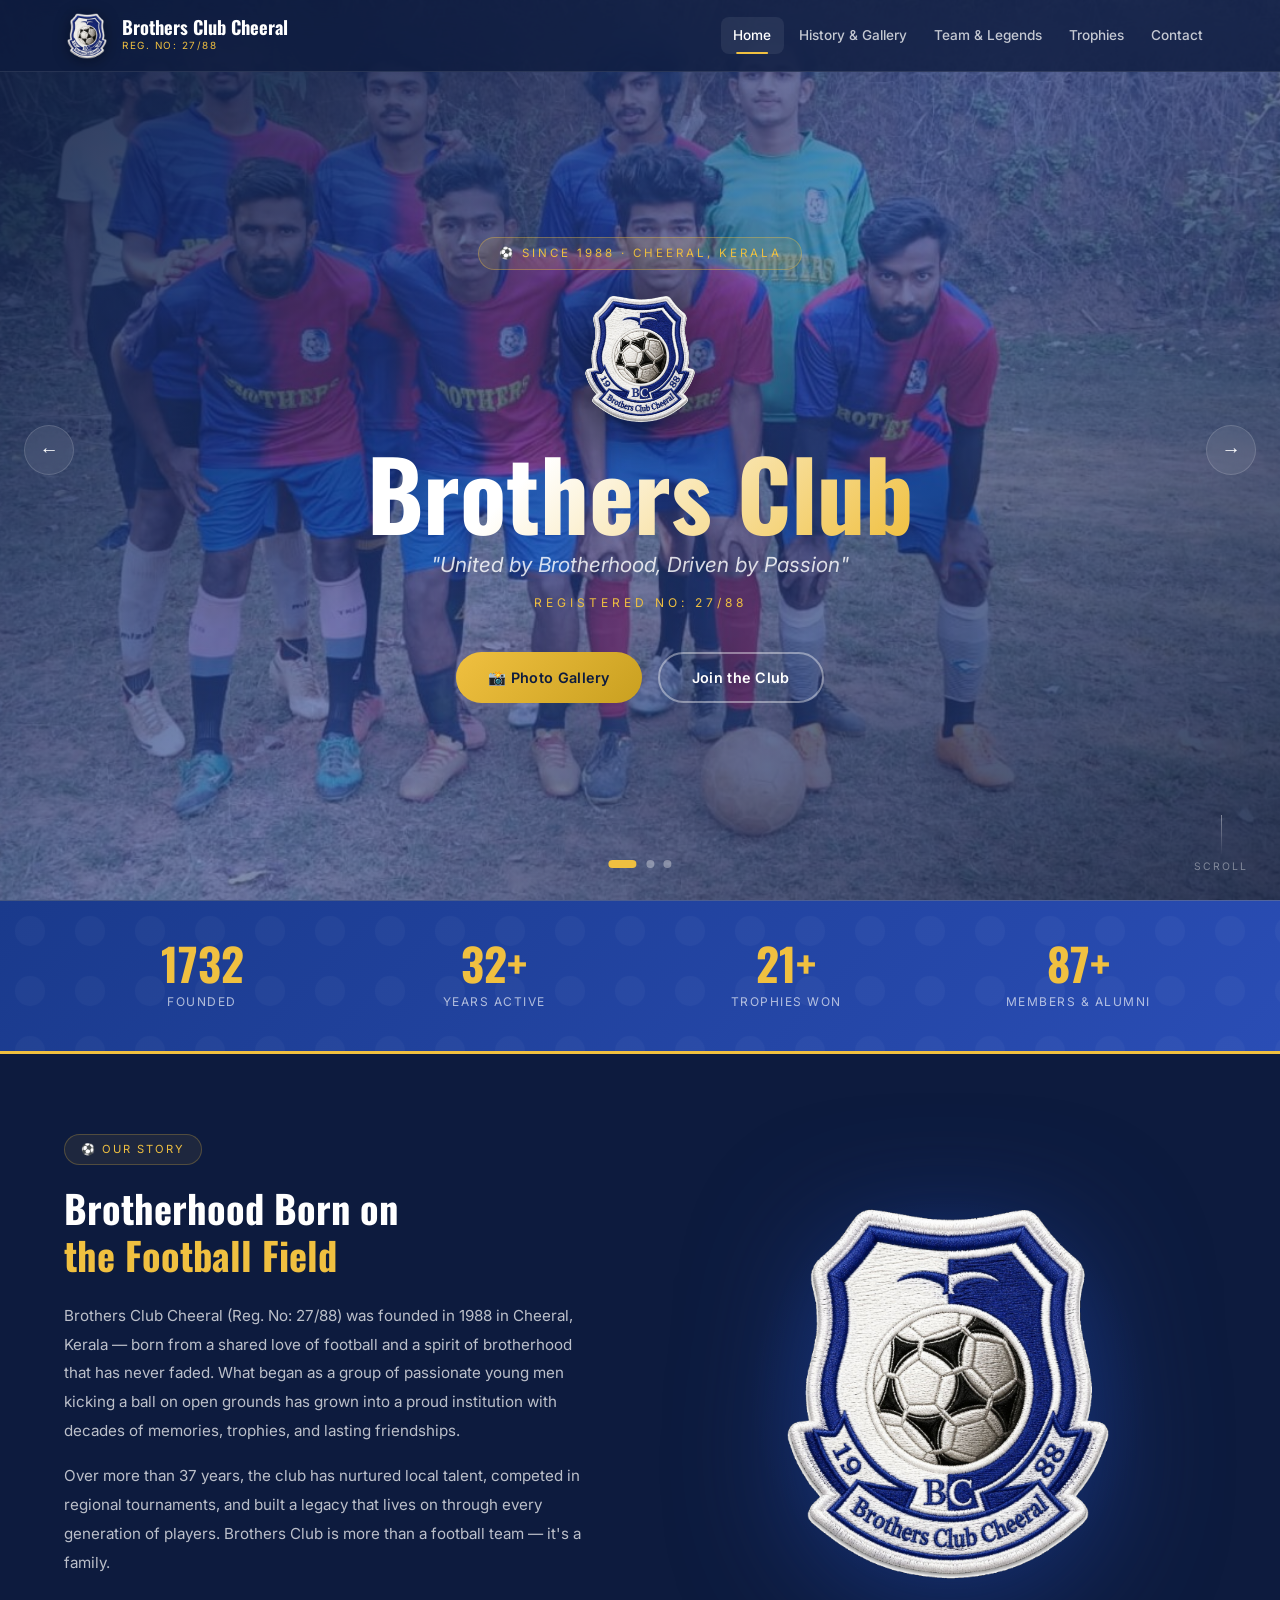
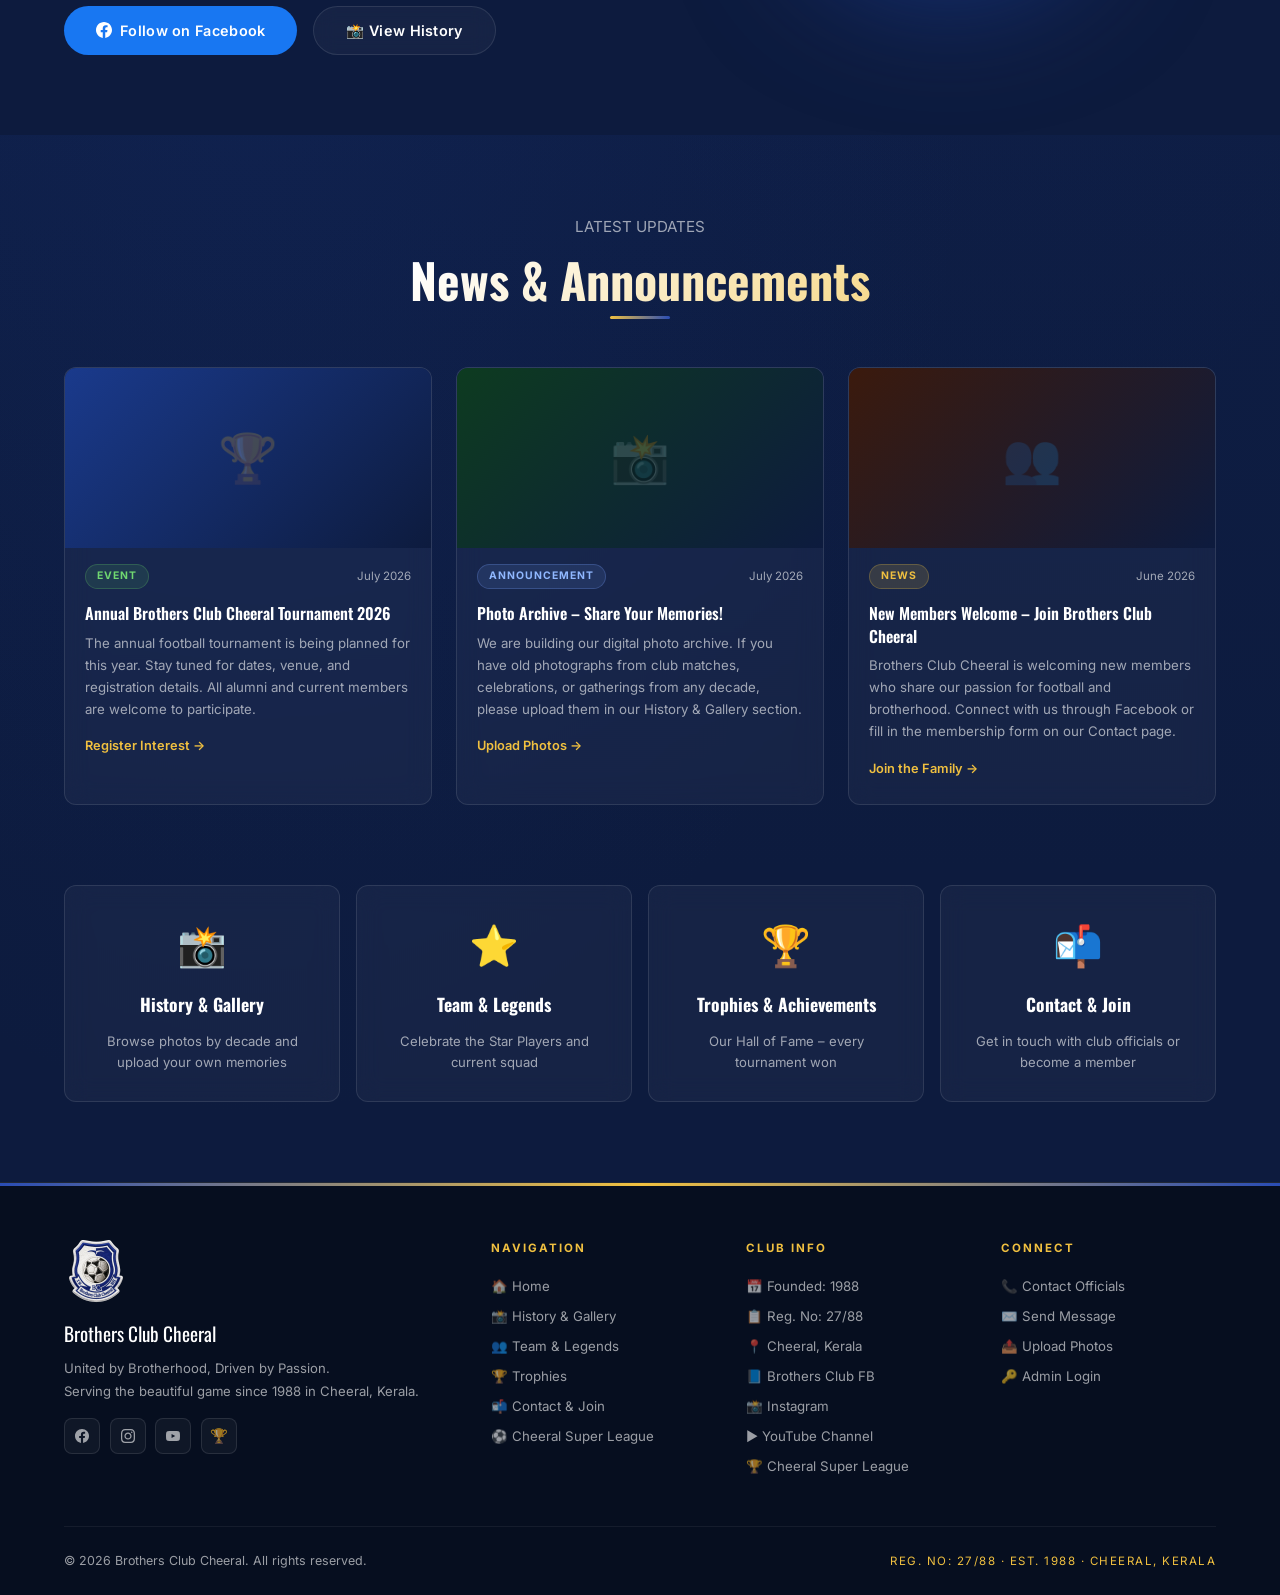
<file: index.html>
<!DOCTYPE html>
<html lang="ml">
<head>
  <meta charset="UTF-8" />
  <meta name="viewport" content="width=device-width, initial-scale=1.0" />
  <meta name="description" content="Brothers Club Cheeral (Reg. 27/88) – 1988 മുതൽ ഒരുമിച്ച്, ഫുട്ബോളിൽ ഒരു ബ്രദർഹുഡ്. Official website of Brothers Club Cheeral." />
  <title>Brothers Club Cheeral | Home</title>
  <link rel="icon" type="image/png" href="assets/logo.png" />
  <link rel="stylesheet" href="css/style.css" />
</head>
<body>

  <!-- ═══════════════ NAVBAR ═══════════════ -->
  <nav class="navbar" role="navigation" aria-label="Main navigation">
    <div class="nav-container">
      <a href="index.html" class="nav-brand" aria-label="Brothers Club Cheeral Home">
        <img src="assets/logo.png" alt="Brothers Club Cheeral Logo" class="nav-logo" />
        <div class="nav-brand-text">
          <div class="club-name">Brothers Club Cheeral</div>
          <div class="reg-no">Reg. No: 27/88</div>
        </div>
      </a>

      <ul class="nav-links" id="navLinks" role="menubar">
        <li role="none"><a href="index.html" role="menuitem" id="nav-home">Home</a></li>
        <li role="none"><a href="history.html" role="menuitem" id="nav-history">History &amp; Gallery</a></li>
        <li role="none"><a href="team.html" role="menuitem" id="nav-team">Team &amp; Legends</a></li>
        <li role="none"><a href="trophies.html" role="menuitem" id="nav-trophies">Trophies</a></li>
        <li role="none"><a href="contact.html" role="menuitem" id="nav-contact">Contact</a></li>
</ul>

      <button class="nav-toggle" id="navToggle" aria-label="Toggle navigation" aria-expanded="false">
        <span></span><span></span><span></span>
      </button>
    </div>
  </nav>

  <!-- ═══════════════ HERO SLIDER ═══════════════ -->
  <section class="hero" aria-label="Hero showcase">
    <div class="hero-slides">

      <!-- Slide 1 -->
      <div class="hero-slide active">
        <div class="hero-slide-bg" style="background-image: url('assets/images/hero1.jpg');"></div>
        <div class="hero-overlay"></div>
        <div class="hero-content">
          <div class="hero-badge">⚽ Since 1988 · Cheeral, Kerala</div>
          <img src="assets/logo.png" alt="Brothers Club Cheeral" class="hero-logo" />
          <h1 class="hero-title">Brothers Club</h1>
          <p class="hero-tagline">"United by Brotherhood, Driven by Passion"</p>
          <p class="hero-reg">Registered No: 27/88</p>
          <div class="hero-actions">
            <a href="history.html" class="btn btn-primary">📸 Photo Gallery</a>
            <a href="contact.html" class="btn btn-outline">Join the Club</a>
          </div>
        </div>
      </div>

      <!-- Slide 2 -->
      <div class="hero-slide">
        <div class="hero-slide-bg" style="background-image: url('assets/images/hero2.jpg');"></div>
        <div class="hero-overlay"></div>
        <div class="hero-content">
          <div class="hero-badge">🏆 Champions of the Field</div>
          <img src="assets/logo.png" alt="Brothers Club Cheeral" class="hero-logo" />
          <h1 class="hero-title">Hall of Fame</h1>
          <p class="hero-tagline">"Decades of glory, countless victories"</p>
          <p class="hero-reg">Brothers Club Cheeral · Est. 1988</p>
          <div class="hero-actions">
            <a href="trophies.html" class="btn btn-primary">🏆 View Trophies</a>
            <a href="team.html" class="btn btn-outline">Meet the Legends</a>
          </div>
        </div>
      </div>

      <!-- Slide 3 -->
      <div class="hero-slide">
        <div class="hero-slide-bg" style="background-image: url('assets/images/hero3.jpg');"></div>
        <div class="hero-overlay"></div>
        <div class="hero-content">
          <div class="hero-badge">👥 One Brotherhood</div>
          <img src="assets/logo.png" alt="Brothers Club Cheeral" class="hero-logo" />
          <h1 class="hero-title">Our Team</h1>
          <p class="hero-tagline">"From legends of the past to stars of today"</p>
          <p class="hero-reg">Cheeral, Kerala · Est. 1988</p>
          <div class="hero-actions">
            <a href="team.html" class="btn btn-primary">👥 Meet the Team</a>
            <a href="https://www.facebook.com/brscrl/" target="_blank" rel="noopener" class="btn btn-outline">Follow Us</a>
          </div>
        </div>
      </div>

    </div><!-- /hero-slides -->

    <!-- Arrows -->
    <button class="hero-arrow hero-arrow-prev" id="heroPrev" aria-label="Previous slide">&#8592;</button>
    <button class="hero-arrow hero-arrow-next" id="heroNext" aria-label="Next slide">&#8594;</button>

    <!-- Dots -->
    <div class="hero-dots" role="tablist" aria-label="Slide navigation">
      <button class="hero-dot active" data-slide="0" aria-label="Slide 1" role="tab"></button>
      <button class="hero-dot" data-slide="1" aria-label="Slide 2" role="tab"></button>
      <button class="hero-dot" data-slide="2" aria-label="Slide 3" role="tab"></button>
    </div>

    <!-- Scroll indicator -->
    <div class="hero-scroll" aria-hidden="true">
      <div class="scroll-line"></div>
      <span>Scroll</span>
    </div>
  </section>

  <!-- ═══════════════ STATS BAR ═══════════════ -->
  <div class="stats-bar" aria-label="Club statistics">
    <div class="container">
      <div class="stats-grid">
        <div class="stat-item reveal">
          <span class="stat-number" data-count="1988" data-suffix="">1988</span>
          <div class="stat-label">Founded</div>
        </div>
        <div class="stat-item reveal delay-1">
          <span class="stat-number" data-count="37" data-suffix="+">37+</span>
          <div class="stat-label">Years Active</div>
        </div>
        <div class="stat-item reveal delay-2">
          <span class="stat-number" data-count="25" data-suffix="+">25+</span>
          <div class="stat-label">Trophies Won</div>
        </div>
        <div class="stat-item reveal delay-3">
          <span class="stat-number" data-count="100" data-suffix="+">100+</span>
          <div class="stat-label">Members &amp; Alumni</div>
        </div>
      </div>
    </div>
  </div>

  <!-- ═══════════════ ABOUT SECTION ═══════════════ -->
  <section class="about-section section" id="about" aria-labelledby="about-heading">
    <div class="container">
      <div class="about-grid">
        <!-- Text -->
        <div>
          <div class="about-badge reveal">⚽ Our Story</div>
          <h2 class="about-title reveal delay-1" id="about-heading">
            Brotherhood Born on<br/><span>the Football Field</span>
          </h2>
          <p class="about-text reveal delay-2">
            Brothers Club Cheeral (Reg. No: 27/88) was founded in 1988 in Cheeral, Kerala — born from a shared love of football and a spirit of brotherhood that has never faded. What began as a group of passionate young men kicking a ball on open grounds has grown into a proud institution with decades of memories, trophies, and lasting friendships.
          </p>
          <p class="about-text reveal delay-3">
            Over more than 37 years, the club has nurtured local talent, competed in regional tournaments, and built a legacy that lives on through every generation of players. Brothers Club is more than a football team — it's a family.
          </p>
          <div class="about-actions reveal delay-4">
            <a href="https://www.facebook.com/brscrl/" target="_blank" rel="noopener noreferrer" class="btn btn-fb">
              <svg width="16" height="16" viewBox="0 0 24 24" fill="currentColor"><path d="M24 12.073c0-6.627-5.373-12-12-12s-12 5.373-12 12c0 5.99 4.388 10.954 10.125 11.854v-8.385H7.078v-3.47h3.047V9.43c0-3.007 1.792-4.669 4.533-4.669 1.312 0 2.686.235 2.686.235v2.953H15.83c-1.491 0-1.956.925-1.956 1.874v2.25h3.328l-.532 3.47h-2.796v8.385C19.612 23.027 24 18.062 24 12.073z"/></svg>
              Follow on Facebook
            </a>
            <a href="history.html" class="btn btn-ghost">📸 View History</a>
          </div>
        </div>

        <!-- Image -->
        <div class="about-image-wrap reveal delay-2">
          <div class="about-glow"></div>
          <img src="assets/logo.png" alt="Brothers Club Cheeral Crest" class="about-crest" />
        </div>
      </div>
    </div>
  </section>

  <!-- ═══════════════ NEWS & ANNOUNCEMENTS ═══════════════ -->
  <section class="news-section section" id="news" aria-labelledby="news-heading">
    <div class="container">
      <p class="section-subtitle reveal">LATEST UPDATES</p>
      <h2 class="section-title reveal delay-1" id="news-heading">News &amp; Announcements</h2>
      <div class="section-divider reveal delay-2"></div>

      <div class="news-grid">

        <!-- News Card 1 -->
        <article class="news-card reveal delay-1">
          <div class="news-card-img" style="background: linear-gradient(135deg,#1a3a8c,#0d1b3e);">🏆</div>
          <div class="news-card-top">
            <span class="news-tag tag-event">Event</span>
            <span class="news-date">July 2026</span>
          </div>
          <div class="news-card-body">
            <h3 class="news-title">Annual Brothers Club Cheeral Tournament 2026</h3>
            <p class="news-excerpt">The annual football tournament is being planned for this year. Stay tuned for dates, venue, and registration details. All alumni and current members are welcome to participate.</p>
            <a href="contact.html" class="news-more">Register Interest →</a>
          </div>
        </article>

        <!-- News Card 2 -->
        <article class="news-card reveal delay-2">
          <div class="news-card-img" style="background: linear-gradient(135deg,#0d3b20,#0d1b3e);">📸</div>
          <div class="news-card-top">
            <span class="news-tag tag-announce">Announcement</span>
            <span class="news-date">July 2026</span>
          </div>
          <div class="news-card-body">
            <h3 class="news-title">Photo Archive – Share Your Memories!</h3>
            <p class="news-excerpt">We are building our digital photo archive. If you have old photographs from club matches, celebrations, or gatherings from any decade, please upload them in our History &amp; Gallery section.</p>
            <a href="history.html" class="news-more">Upload Photos →</a>
          </div>
        </article>

        <!-- News Card 3 -->
        <article class="news-card reveal delay-3">
          <div class="news-card-img" style="background: linear-gradient(135deg,#3b1a0d,#0d1b3e);">👥</div>
          <div class="news-card-top">
            <span class="news-tag tag-news">News</span>
            <span class="news-date">June 2026</span>
          </div>
          <div class="news-card-body">
            <h3 class="news-title">New Members Welcome – Join Brothers Club Cheeral</h3>
            <p class="news-excerpt">Brothers Club Cheeral is welcoming new members who share our passion for football and brotherhood. Connect with us through Facebook or fill in the membership form on our Contact page.</p>
            <a href="contact.html" class="news-more">Join the Family →</a>
          </div>
        </article>

      </div>
    </div>
  </section>

  <!-- ═══════════════ QUICK LINKS ═══════════════ -->
  <section class="section" style="padding-top: 0;">
    <div class="container">
      <div style="display: grid; grid-template-columns: repeat(auto-fit, minmax(220px, 1fr)); gap: 1rem;">

        <a href="history.html" class="news-card" style="text-decoration:none; padding: 1.75rem; text-align:center; display:flex; flex-direction:column; align-items:center; gap:0.75rem;">
          <div style="font-size:2.5rem;">📸</div>
          <strong style="font-family: var(--font-display); font-size:1.1rem;">History &amp; Gallery</strong>
          <p style="color:var(--text-muted); font-size:0.82rem;">Browse photos by decade and upload your own memories</p>
        </a>

        <a href="team.html" class="news-card" style="text-decoration:none; padding: 1.75rem; text-align:center; display:flex; flex-direction:column; align-items:center; gap:0.75rem;">
          <div style="font-size:2.5rem;">⭐</div>
          <strong style="font-family: var(--font-display); font-size:1.1rem;">Team &amp; Legends</strong>
          <p style="color:var(--text-muted); font-size:0.82rem;">Celebrate the Star Players and current squad</p>
        </a>

        <a href="trophies.html" class="news-card" style="text-decoration:none; padding: 1.75rem; text-align:center; display:flex; flex-direction:column; align-items:center; gap:0.75rem;">
          <div style="font-size:2.5rem;">🏆</div>
          <strong style="font-family: var(--font-display); font-size:1.1rem;">Trophies &amp; Achievements</strong>
          <p style="color:var(--text-muted); font-size:0.82rem;">Our Hall of Fame – every tournament won</p>
        </a>

        <a href="contact.html" class="news-card" style="text-decoration:none; padding: 1.75rem; text-align:center; display:flex; flex-direction:column; align-items:center; gap:0.75rem;">
          <div style="font-size:2.5rem;">📬</div>
          <strong style="font-family: var(--font-display); font-size:1.1rem;">Contact &amp; Join</strong>
          <p style="color:var(--text-muted); font-size:0.82rem;">Get in touch with club officials or become a member</p>
        </a>

      </div>
    </div>
  </section>

  <!-- ═══════════════ FOOTER ═══════════════ -->
  <footer class="footer" role="contentinfo">
    <div class="container">
      <div class="footer-grid">
        <!-- Brand -->
        <div class="footer-brand">
          <img src="assets/logo.png" alt="Brothers Club Cheeral" class="footer-logo" />
          <div class="footer-club-name">Brothers Club Cheeral</div>
          <p class="footer-tagline">United by Brotherhood, Driven by Passion.<br/>Serving the beautiful game since 1988 in Cheeral, Kerala.</p>
          <div class="footer-social">
            <a href="https://www.facebook.com/brscrl/" target="_blank" rel="noopener" class="footer-social-btn fb" aria-label="Brothers Club Facebook" title="Facebook">
              <svg width="14" height="14" viewBox="0 0 24 24" fill="currentColor"><path d="M24 12.073c0-6.627-5.373-12-12-12s-12 5.373-12 12c0 5.99 4.388 10.954 10.125 11.854v-8.385H7.078v-3.47h3.047V9.43c0-3.007 1.792-4.669 4.533-4.669 1.312 0 2.686.235 2.686.235v2.953H15.83c-1.491 0-1.956.925-1.956 1.874v2.25h3.328l-.532 3.47h-2.796v8.385C19.612 23.027 24 18.062 24 12.073z"/></svg>
            </a>
            <a href="https://www.instagram.com/brothers_cheeral/" target="_blank" rel="noopener" class="footer-social-btn ig" aria-label="Instagram" title="Instagram">
              <svg width="14" height="14" viewBox="0 0 24 24" fill="currentColor"><path d="M12 2.163c3.204 0 3.584.012 4.85.07 3.252.148 4.771 1.691 4.919 4.919.058 1.265.069 1.645.069 4.849 0 3.205-.012 3.584-.069 4.849-.149 3.225-1.664 4.771-4.919 4.919-1.266.058-1.644.07-4.85.07-3.204 0-3.584-.012-4.849-.07-3.26-.149-4.771-1.699-4.919-4.92-.058-1.265-.07-1.644-.07-4.849 0-3.204.013-3.583.07-4.849.149-3.227 1.664-4.771 4.919-4.919 1.266-.057 1.645-.069 4.849-.069zm0-2.163c-3.259 0-3.667.014-4.947.072-4.358.2-6.78 2.618-6.98 6.98-.059 1.281-.073 1.689-.073 4.948 0 3.259.014 3.668.072 4.948.2 4.358 2.618 6.78 6.98 6.98 1.281.058 1.689.072 4.948.072 3.259 0 3.668-.014 4.948-.072 4.354-.2 6.782-2.618 6.979-6.98.059-1.28.073-1.689.073-4.948 0-3.259-.014-3.667-.072-4.947-.196-4.354-2.617-6.78-6.979-6.98-1.281-.059-1.69-.073-4.949-.073zm0 5.838c-3.403 0-6.162 2.759-6.162 6.162s2.759 6.163 6.162 6.163 6.162-2.759 6.162-6.163c0-3.403-2.759-6.162-6.162-6.162zm0 10.162c-2.209 0-4-1.79-4-4 0-2.209 1.791-4 4-4s4 1.791 4 4c0 2.21-1.791 4-4 4zm6.406-11.845c-.796 0-1.441.645-1.441 1.44s.645 1.44 1.441 1.44c.795 0 1.439-.645 1.439-1.44s-.644-1.44-1.439-1.44z"/></svg>
            </a>
            <a href="https://www.youtube.com/@BrothersClubCheeral" target="_blank" rel="noopener" class="footer-social-btn yt" aria-label="YouTube" title="YouTube">
              <svg width="14" height="14" viewBox="0 0 24 24" fill="currentColor"><path d="M23.498 6.186a3.016 3.016 0 0 0-2.122-2.136C19.505 3.545 12 3.545 12 3.545s-7.505 0-9.377.505A3.017 3.017 0 0 0 .502 6.186C0 8.07 0 12 0 12s0 3.93.502 5.814a3.016 3.016 0 0 0 2.122 2.136c1.871.505 9.376.505 9.376.505s7.505 0 9.377-.505a3.015 3.015 0 0 0 2.122-2.136C24 15.93 24 12 24 12s0-3.93-.502-5.814zM9.545 15.568V8.432L15.818 12l-6.273 3.568z"/></svg>
            </a>
            <a href="https://www.facebook.com/CheeralSupperLeeg/" target="_blank" rel="noopener" class="footer-social-btn csl" aria-label="Cheeral Super League Facebook" title="Cheeral Super League">
              🏆
            </a>
          </div>
        </div>

        <!-- Navigation -->
        <div>
          <div class="footer-col-title">Navigation</div>
          <ul class="footer-links">
            <li><a href="index.html">🏠 Home</a></li>
            <li><a href="history.html">📸 History &amp; Gallery</a></li>
            <li><a href="team.html">👥 Team &amp; Legends</a></li>
            <li><a href="trophies.html">🏆 Trophies</a></li>
            <li><a href="contact.html">📬 Contact &amp; Join</a></li>
            <li><a href="https://www.facebook.com/CheeralSupperLeeg/" target="_blank" rel="noopener">⚽ Cheeral Super League</a></li>
          </ul>
        </div>

        <!-- Quick Info -->
        <div>
          <div class="footer-col-title">Club Info</div>
          <ul class="footer-links">
            <li><a href="#">📅 Founded: 1988</a></li>
            <li><a href="#">📋 Reg. No: 27/88</a></li>
            <li><a href="#">📍 Cheeral, Kerala</a></li>
            <li><a href="https://www.facebook.com/brscrl/" target="_blank" rel="noopener">📘 Brothers Club FB</a></li>
            <li><a href="https://www.instagram.com/brothers_cheeral/" target="_blank" rel="noopener">📸 Instagram</a></li>
            <li><a href="https://www.youtube.com/@BrothersClubCheeral" target="_blank" rel="noopener">▶️ YouTube Channel</a></li>
            <li><a href="https://www.facebook.com/CheeralSupperLeeg/" target="_blank" rel="noopener">🏆 Cheeral Super League</a></li>
          </ul>
        </div>

        <!-- Connect -->
        <div>
          <div class="footer-col-title">Connect</div>
          <ul class="footer-links">
            <li><a href="contact.html">📞 Contact Officials</a></li>
            <li><a href="contact.html">✉️ Send Message</a></li>
            <li><a href="history.html">📤 Upload Photos</a></li>
            <li><a href="admin.html">🔑 Admin Login</a></li>
          </ul>
        </div>
      </div>

      <div class="footer-bottom">
        <p class="footer-copy">© 2026 Brothers Club Cheeral. All rights reserved.</p>
        <p class="footer-reg">REG. NO: 27/88 · EST. 1988 · CHEERAL, KERALA</p>
      </div>
    </div>
  </footer>

  <script src="js/main.js"></script>
</body>
</html>
</file>
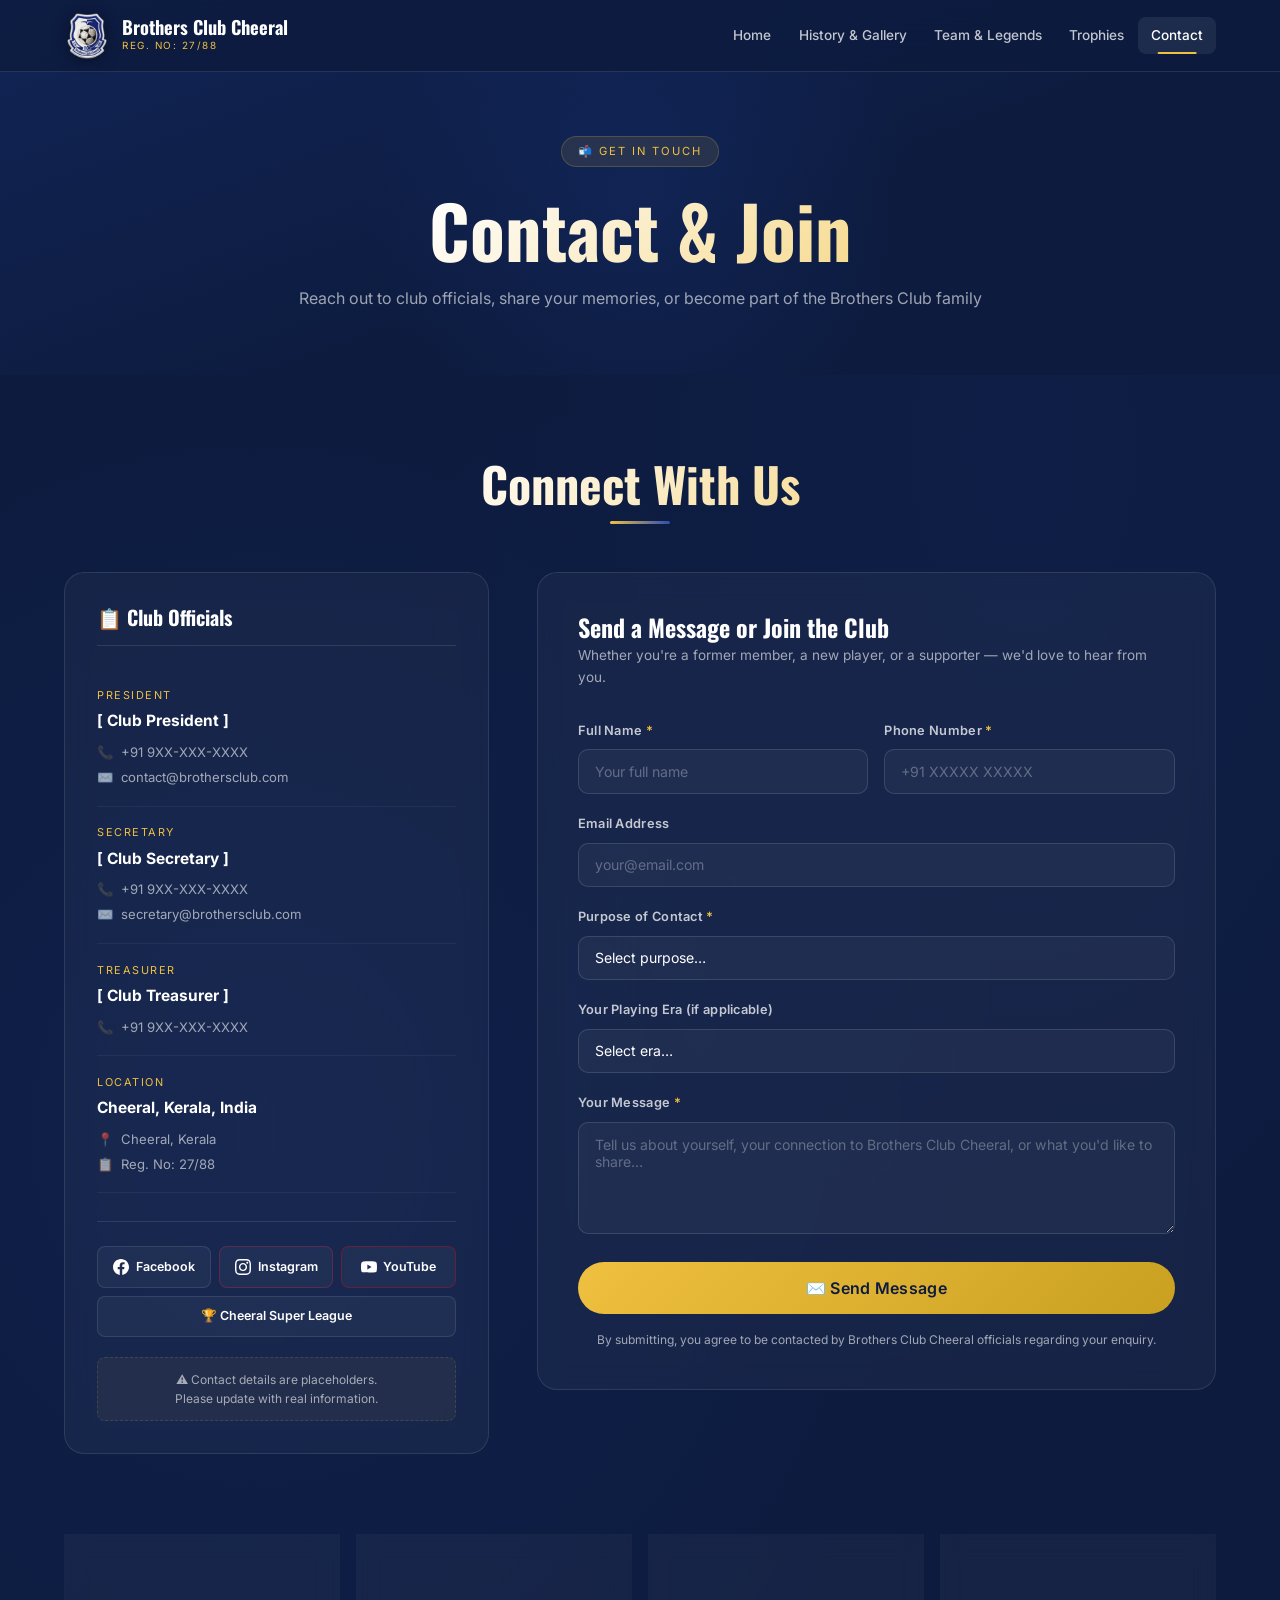
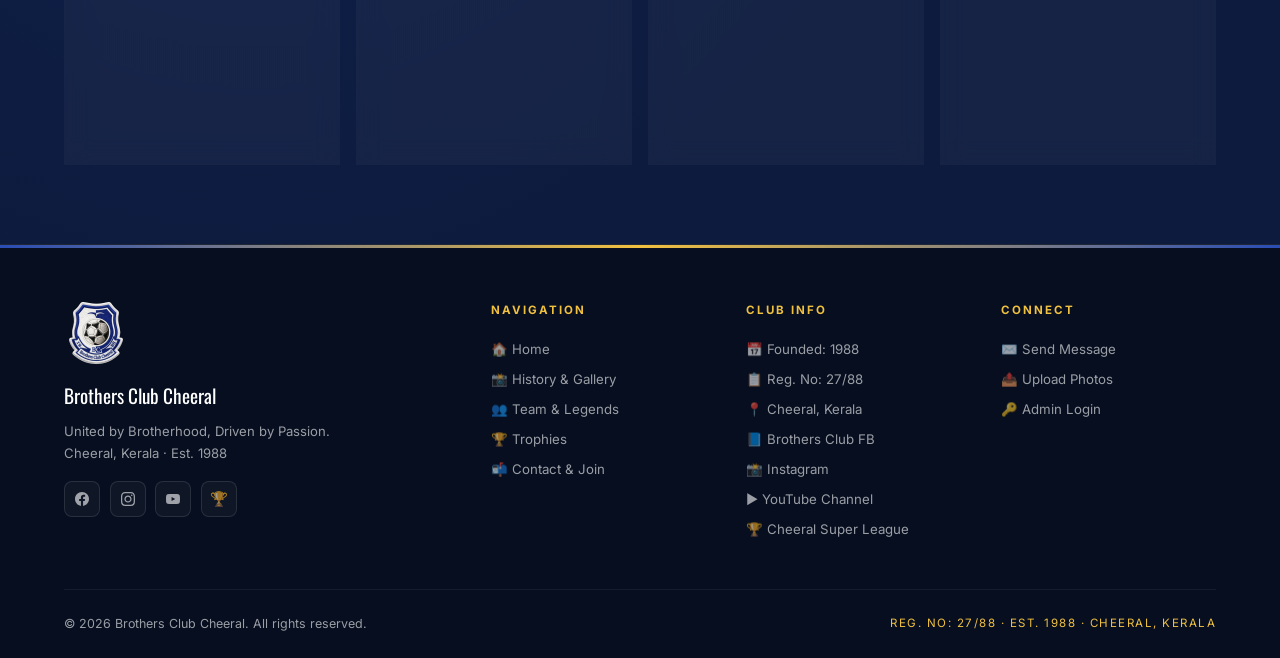
<file: contact.html>
<!DOCTYPE html>
<html lang="ml">
<head>
  <meta charset="UTF-8" />
  <meta name="viewport" content="width=device-width, initial-scale=1.0" />
  <meta name="description" content="Contact Brothers Club Cheeral – Get in touch with club officials, share your memories, or join the club as a member. Cheeral, Kerala." />
  <title>Contact &amp; Join | Brothers Club Cheeral</title>
  <link rel="icon" type="image/png" href="assets/logo.png" />
  <link rel="stylesheet" href="css/style.css" />
</head>
<body>

  <!-- NAVBAR -->
  <nav class="navbar" role="navigation" aria-label="Main navigation">
    <div class="nav-container">
      <a href="index.html" class="nav-brand">
        <img src="assets/logo.png" alt="Brothers Club Cheeral Logo" class="nav-logo" />
        <div class="nav-brand-text">
          <div class="club-name">Brothers Club Cheeral</div>
          <div class="reg-no">Reg. No: 27/88</div>
        </div>
      </a>
      <ul class="nav-links" id="navLinks">
        <li><a href="index.html">Home</a></li>
        <li><a href="history.html">History &amp; Gallery</a></li>
        <li><a href="team.html">Team &amp; Legends</a></li>
        <li><a href="trophies.html">Trophies</a></li>
        <li><a href="contact.html">Contact</a></li>
</ul>

      <button class="nav-toggle" id="navToggle" aria-label="Toggle navigation">
        <span></span><span></span><span></span>
      </button>
    </div>
  </nav>

  <!-- PAGE HERO -->
  <header class="page-hero">
    <div class="container">
      <div class="page-hero-eyebrow reveal">📬 Get in Touch</div>
      <h1 class="page-hero-title reveal delay-1">Contact &amp; Join</h1>
      <p class="page-hero-subtitle reveal delay-2">Reach out to club officials, share your memories, or become part of the Brothers Club family</p>
    </div>
  </header>

  <!-- CONTACT SECTION -->
  <section class="section" aria-labelledby="contact-heading">
    <div class="container">
      <h2 class="section-title reveal" id="contact-heading" style="margin-bottom:0.5rem;">Connect With Us</h2>
      <div class="section-divider reveal delay-1"></div>

      <div class="contact-layout">

        <!-- Contact Info Panel -->
        <aside class="contact-side-card reveal">
          <h3 class="contact-side-title">📋 Club Officials</h3>

          <div class="contact-person">
            <p class="contact-role">President</p>
            <p class="contact-name">[ Club President ]</p>
            <p class="contact-detail">
              <span>📞</span>
              <a href="tel:+919xxxxxxxxx">+91 9XX-XXX-XXXX</a>
            </p>
            <p class="contact-detail">
              <span>✉️</span>
              <a href="mailto:president@brothersclubcheeral.com">contact@brothersclub.com</a>
            </p>
          </div>

          <div class="contact-person">
            <p class="contact-role">Secretary</p>
            <p class="contact-name">[ Club Secretary ]</p>
            <p class="contact-detail">
              <span>📞</span>
              <a href="tel:+919xxxxxxxxx">+91 9XX-XXX-XXXX</a>
            </p>
            <p class="contact-detail">
              <span>✉️</span>
              <a href="mailto:secretary@brothersclubcheeral.com">secretary@brothersclub.com</a>
            </p>
          </div>

          <div class="contact-person">
            <p class="contact-role">Treasurer</p>
            <p class="contact-name">[ Club Treasurer ]</p>
            <p class="contact-detail">
              <span>📞</span>
              <a href="tel:+919xxxxxxxxx">+91 9XX-XXX-XXXX</a>
            </p>
          </div>

          <div class="contact-person">
            <p class="contact-role">Location</p>
            <p class="contact-name">Cheeral, Kerala, India</p>
            <p class="contact-detail">
              <span>📍</span>
              <span>Cheeral, Kerala</span>
            </p>
            <p class="contact-detail">
              <span>📋</span>
              <span>Reg. No: 27/88</span>
            </p>
          </div>

          <!-- Social Links -->
          <div class="contact-social-links" style="flex-wrap: wrap; gap: 0.5rem;">
            <a href="https://www.facebook.com/brscrl/" target="_blank" rel="noopener" class="social-link fb" id="contact-fb-link" aria-label="Follow on Facebook">
              <svg width="16" height="16" viewBox="0 0 24 24" fill="currentColor"><path d="M24 12.073c0-6.627-5.373-12-12-12s-12 5.373-12 12c0 5.99 4.388 10.954 10.125 11.854v-8.385H7.078v-3.47h3.047V9.43c0-3.007 1.792-4.669 4.533-4.669 1.312 0 2.686.235 2.686.235v2.953H15.83c-1.491 0-1.956.925-1.956 1.874v2.25h3.328l-.532 3.47h-2.796v8.385C19.612 23.027 24 18.062 24 12.073z"/></svg>
              Facebook
            </a>
            <a href="https://www.instagram.com/brothers_cheeral/" target="_blank" rel="noopener" class="social-link ig" id="contact-ig-link" aria-label="Follow on Instagram" style="border-color: rgba(220,39,67,0.3);">
              <svg width="16" height="16" viewBox="0 0 24 24" fill="currentColor"><path d="M12 2.163c3.204 0 3.584.012 4.85.07 3.252.148 4.771 1.691 4.919 4.919.058 1.265.069 1.645.069 4.849 0 3.205-.012 3.584-.069 4.849-.149 3.225-1.664 4.771-4.919 4.919-1.266.058-1.644.07-4.85.07-3.204 0-3.584-.012-4.849-.07-3.26-.149-4.771-1.699-4.919-4.92-.058-1.265-.07-1.644-.07-4.849 0-3.204.013-3.583.07-4.849.149-3.227 1.664-4.771 4.919-4.919 1.266-.057 1.645-.069 4.849-.069zm0-2.163c-3.259 0-3.667.014-4.947.072-4.358.2-6.78 2.618-6.98 6.98-.059 1.281-.073 1.689-.073 4.948 0 3.259.014 3.668.072 4.948.2 4.358 2.618 6.78 6.98 6.98 1.281.058 1.689.072 4.948.072 3.259 0 3.668-.014 4.948-.072 4.354-.2 6.782-2.618 6.979-6.98.059-1.28.073-1.689.073-4.948 0-3.259-.014-3.667-.072-4.947-.196-4.354-2.617-6.78-6.979-6.98-1.281-.059-1.69-.073-4.949-.073zm0 5.838c-3.403 0-6.162 2.759-6.162 6.162s2.759 6.163 6.162 6.163 6.162-2.759 6.162-6.163c0-3.403-2.759-6.162-6.162-6.162zm0 10.162c-2.209 0-4-1.79-4-4 0-2.209 1.791-4 4-4s4 1.791 4 4c0 2.21-1.791 4-4 4zm6.406-11.845c-.796 0-1.441.645-1.441 1.44s.645 1.44 1.441 1.44c.795 0 1.439-.645 1.439-1.44s-.644-1.44-1.439-1.44z"/></svg>
              Instagram
            </a>
            <a href="https://www.youtube.com/@BrothersClubCheeral" target="_blank" rel="noopener" class="social-link yt" id="contact-yt-link" aria-label="Subscribe on YouTube" style="border-color: rgba(255,0,0,0.3);">
              <svg width="16" height="16" viewBox="0 0 24 24" fill="currentColor"><path d="M23.498 6.186a3.016 3.016 0 0 0-2.122-2.136C19.505 3.545 12 3.545 12 3.545s-7.505 0-9.377.505A3.017 3.017 0 0 0 .502 6.186C0 8.07 0 12 0 12s0 3.93.502 5.814a3.016 3.016 0 0 0 2.122 2.136c1.871.505 9.376.505 9.376.505s7.505 0 9.377-.505a3.015 3.015 0 0 0 2.122-2.136C24 15.93 24 12 24 12s0-3.93-.502-5.814zM9.545 15.568V8.432L15.818 12l-6.273 3.568z"/></svg>
              YouTube
            </a>
            <a href="https://www.facebook.com/CheeralSupperLeeg/" target="_blank" rel="noopener" class="social-link csl" id="contact-csl-link" aria-label="Cheeral Super League" style="width: 100%; text-align: center;">
              🏆 Cheeral Super League
            </a>
          </div>

          <!-- Disclaimer -->
          <p style="margin-top: 1.25rem; font-size: 0.75rem; color: var(--text-muted); text-align: center; padding: 0.75rem; background: rgba(240,192,64,0.05); border-radius: 8px; border: 1px dashed rgba(240,192,64,0.15);">
            ⚠️ Contact details are placeholders.<br/>Please update with real information.
          </p>
        </aside>

        <!-- Contact Form -->
        <div class="contact-form-card reveal delay-1">
          <h3 class="form-title">Send a Message or Join the Club</h3>
          <p class="form-subtitle">Whether you're a former member, a new player, or a supporter — we'd love to hear from you.</p>

          <!-- Success Message -->
          <div id="formSuccess" class="form-success" role="alert" aria-live="polite">
            <div class="success-icon">✅</div>
            <h4 class="success-title">Message Sent!</h4>
            <p class="success-msg">Thank you for reaching out. We'll get back to you soon.<br/>— Brothers Club Cheeral</p>
          </div>

          <form id="contactForm" novalidate aria-label="Contact and membership form">

            <div class="form-row">
              <div class="form-group">
                <label for="name">Full Name <span>*</span></label>
                <input
                  type="text"
                  id="name"
                  name="name"
                  placeholder="Your full name"
                  required
                  autocomplete="name"
                  aria-required="true"
                />
              </div>
              <div class="form-group">
                <label for="phone">Phone Number <span>*</span></label>
                <input
                  type="tel"
                  id="phone"
                  name="phone"
                  placeholder="+91 XXXXX XXXXX"
                  required
                  autocomplete="tel"
                  aria-required="true"
                />
              </div>
            </div>

            <div class="form-group">
              <label for="email">Email Address</label>
              <input
                type="email"
                id="email"
                name="email"
                placeholder="your@email.com"
                autocomplete="email"
              />
            </div>

            <div class="form-group">
              <label for="purpose">Purpose of Contact <span>*</span></label>
              <select id="purpose" name="purpose" required aria-required="true">
                <option value="" disabled selected>Select purpose…</option>
                <option value="join">🤝 Join as New Member</option>
                <option value="alumni">👋 I'm a Former Member / Alumni</option>
                <option value="photo">📸 Share Photos / Memories</option>
                <option value="info">ℹ️ General Enquiry</option>
                <option value="sponsor">💼 Sponsorship / Partnership</option>
                <option value="other">💬 Other</option>
              </select>
            </div>

            <div class="form-group">
              <label for="era">Your Playing Era (if applicable)</label>
              <select id="era" name="era">
                <option value="" disabled selected>Select era…</option>
                <option value="1980s">1980s</option>
                <option value="1990s">1990s</option>
                <option value="2000s">2000s</option>
                <option value="2010s">2010s</option>
                <option value="2020s">2020s</option>
                <option value="na">Not applicable</option>
              </select>
            </div>

            <div class="form-group">
              <label for="message">Your Message <span>*</span></label>
              <textarea
                id="message"
                name="message"
                rows="5"
                placeholder="Tell us about yourself, your connection to Brothers Club Cheeral, or what you'd like to share…"
                required
                aria-required="true"
              ></textarea>
            </div>

            <button type="submit" class="btn btn-primary" id="submitBtn" style="width:100%; justify-content:center; font-size:1rem; padding: 1rem;">
              ✉️ Send Message
            </button>

            <p style="text-align:center; font-size:0.75rem; color:var(--text-muted); margin-top:1rem;">
              By submitting, you agree to be contacted by Brothers Club Cheeral officials regarding your enquiry.
            </p>

          </form>
        </div><!-- /form card -->

      </div><!-- /contact-layout -->

    </div>
  </section>

  <!-- QUICK INFO SECTION -->
  <section class="section" style="padding-top: 0;">
    <div class="container">
      <div style="display: grid; grid-template-columns: repeat(auto-fit, minmax(220px, 1fr)); gap: 1rem;">

        <div class="news-card" style="padding: 1.75rem; text-align:center;">
          <div style="font-size:2.5rem; margin-bottom:0.75rem;">⚽</div>
          <strong style="font-family:var(--font-display); font-size:1.05rem; display:block; margin-bottom:0.4rem;">Join the Club</strong>
          <p style="color:var(--text-muted); font-size:0.82rem;">New players and members are always welcome. Fill in the form above to express your interest.</p>
        </div>

        <div class="news-card" style="padding: 1.75rem; text-align:center;">
          <div style="font-size:2.5rem; margin-bottom:0.75rem;">📸</div>
          <strong style="font-family:var(--font-display); font-size:1.05rem; display:block; margin-bottom:0.4rem;">Share Memories</strong>
          <p style="color:var(--text-muted); font-size:0.82rem;">Have old club photos? Upload them on our <a href="history.html" style="color:var(--accent);">Gallery page</a> to preserve our history.</p>
        </div>

        <div class="news-card" style="padding: 1.75rem; text-align:center;">
          <div style="font-size:2.5rem; margin-bottom:0.75rem;">💬</div>
          <strong style="font-family:var(--font-display); font-size:1.05rem; display:block; margin-bottom:0.4rem;">Facebook Community</strong>
          <p style="color:var(--text-muted); font-size:0.82rem;"><a href="https://www.facebook.com/brscrl/" target="_blank" rel="noopener" style="color:var(--accent);">Follow us on Facebook</a> for the latest news, events, and community updates.</p>
        </div>

        <div class="news-card" style="padding: 1.75rem; text-align:center;">
          <div style="font-size:2.5rem; margin-bottom:0.75rem;">📍</div>
          <strong style="font-family:var(--font-display); font-size:1.05rem; display:block; margin-bottom:0.4rem;">Find Us</strong>
          <p style="color:var(--text-muted); font-size:0.82rem;">Brothers Club Cheeral<br/>Cheeral, Kerala, India<br/>Est. 1988 · Reg. 27/88</p>
        </div>

      </div>
    </div>
  </section>

  <!-- FOOTER -->
  <footer class="footer" role="contentinfo">
    <div class="container">
      <div class="footer-grid">
        <div class="footer-brand">
          <img src="assets/logo.png" alt="Brothers Club Cheeral" class="footer-logo" />
          <div class="footer-club-name">Brothers Club Cheeral</div>
          <p class="footer-tagline">United by Brotherhood, Driven by Passion.<br/>Cheeral, Kerala · Est. 1988</p>
          <div class="footer-social">
            <a href="https://www.facebook.com/brscrl/" target="_blank" rel="noopener" class="footer-social-btn fb" aria-label="Facebook" title="Facebook">
              <svg width="14" height="14" viewBox="0 0 24 24" fill="currentColor"><path d="M24 12.073c0-6.627-5.373-12-12-12s-12 5.373-12 12c0 5.99 4.388 10.954 10.125 11.854v-8.385H7.078v-3.47h3.047V9.43c0-3.007 1.792-4.669 4.533-4.669 1.312 0 2.686.235 2.686.235v2.953H15.83c-1.491 0-1.956.925-1.956 1.874v2.25h3.328l-.532 3.47h-2.796v8.385C19.612 23.027 24 18.062 24 12.073z"/></svg>
            </a>
            <a href="https://www.instagram.com/brothers_cheeral/" target="_blank" rel="noopener" class="footer-social-btn ig" aria-label="Instagram" title="Instagram">
              <svg width="14" height="14" viewBox="0 0 24 24" fill="currentColor"><path d="M12 2.163c3.204 0 3.584.012 4.85.07 3.252.148 4.771 1.691 4.919 4.919.058 1.265.069 1.645.069 4.849 0 3.205-.012 3.584-.069 4.849-.149 3.225-1.664 4.771-4.919 4.919-1.266.058-1.644.07-4.85.07-3.204 0-3.584-.012-4.849-.07-3.26-.149-4.771-1.699-4.919-4.92-.058-1.265-.07-1.644-.07-4.849 0-3.204.013-3.583.07-4.849.149-3.227 1.664-4.771 4.919-4.919 1.266-.057 1.645-.069 4.849-.069zm0-2.163c-3.259 0-3.667.014-4.947.072-4.358.2-6.78 2.618-6.98 6.98-.059 1.281-.073 1.689-.073 4.948 0 3.259.014 3.668.072 4.948.2 4.358 2.618 6.78 6.98 6.98 1.281.058 1.689.072 4.948.072 3.259 0 3.668-.014 4.948-.072 4.354-.2 6.782-2.618 6.979-6.98.059-1.28.073-1.689.073-4.948 0-3.259-.014-3.667-.072-4.947-.196-4.354-2.617-6.78-6.979-6.98-1.281-.059-1.69-.073-4.949-.073zm0 5.838c-3.403 0-6.162 2.759-6.162 6.162s2.759 6.163 6.162 6.163 6.162-2.759 6.162-6.163c0-3.403-2.759-6.162-6.162-6.162zm0 10.162c-2.209 0-4-1.79-4-4 0-2.209 1.791-4 4-4s4 1.791 4 4c0 2.21-1.791 4-4 4zm6.406-11.845c-.796 0-1.441.645-1.441 1.44s.645 1.44 1.441 1.44c.795 0 1.439-.645 1.439-1.44s-.644-1.44-1.439-1.44z"/></svg>
            </a>
            <a href="https://www.youtube.com/@BrothersClubCheeral" target="_blank" rel="noopener" class="footer-social-btn yt" aria-label="YouTube" title="YouTube">
              <svg width="14" height="14" viewBox="0 0 24 24" fill="currentColor"><path d="M23.498 6.186a3.016 3.016 0 0 0-2.122-2.136C19.505 3.545 12 3.545 12 3.545s-7.505 0-9.377.505A3.017 3.017 0 0 0 .502 6.186C0 8.07 0 12 0 12s0 3.93.502 5.814a3.016 3.016 0 0 0 2.122 2.136c1.871.505 9.376.505 9.376.505s7.505 0 9.377-.505a3.015 3.015 0 0 0 2.122-2.136C24 15.93 24 12 24 12s0-3.93-.502-5.814zM9.545 15.568V8.432L15.818 12l-6.273 3.568z"/></svg>
            </a>
            <a href="https://www.facebook.com/CheeralSupperLeeg/" target="_blank" rel="noopener" class="footer-social-btn csl" aria-label="Cheeral Super League Facebook" title="Cheeral Super League">
              🏆
            </a>
          </div>
        </div>
        <div>
          <div class="footer-col-title">Navigation</div>
          <ul class="footer-links">
            <li><a href="index.html">🏠 Home</a></li>
            <li><a href="history.html">📸 History &amp; Gallery</a></li>
            <li><a href="team.html">👥 Team &amp; Legends</a></li>
            <li><a href="trophies.html">🏆 Trophies</a></li>
            <li><a href="contact.html">📬 Contact &amp; Join</a></li>
          </ul>
        </div>
        <div>
          <div class="footer-col-title">Club Info</div>
          <ul class="footer-links">
            <li><a href="#">📅 Founded: 1988</a></li>
            <li><a href="#">📋 Reg. No: 27/88</a></li>
            <li><a href="#">📍 Cheeral, Kerala</a></li>
            <li><a href="https://www.facebook.com/brscrl/" target="_blank" rel="noopener">📘 Brothers Club FB</a></li>
            <li><a href="https://www.instagram.com/brothers_cheeral/" target="_blank" rel="noopener">📸 Instagram</a></li>
            <li><a href="https://www.youtube.com/@BrothersClubCheeral" target="_blank" rel="noopener">▶️ YouTube Channel</a></li>
            <li><a href="https://www.facebook.com/CheeralSupperLeeg/" target="_blank" rel="noopener">🏆 Cheeral Super League</a></li>
          </ul>
        </div>
        <div>
          <div class="footer-col-title">Connect</div>
          <ul class="footer-links">
            <li><a href="#contactForm">✉️ Send Message</a></li>
            <li><a href="history.html">📤 Upload Photos</a></li>
            <li><a href="admin.html">🔑 Admin Login</a></li>
          </ul>
        </div>
      </div>
      <div class="footer-bottom">
        <p class="footer-copy">© 2026 Brothers Club Cheeral. All rights reserved.</p>
        <p class="footer-reg">REG. NO: 27/88 · EST. 1988 · CHEERAL, KERALA</p>
      </div>
    </div>
  </footer>

  <script src="js/main.js"></script>
</body>
</html>
</file>
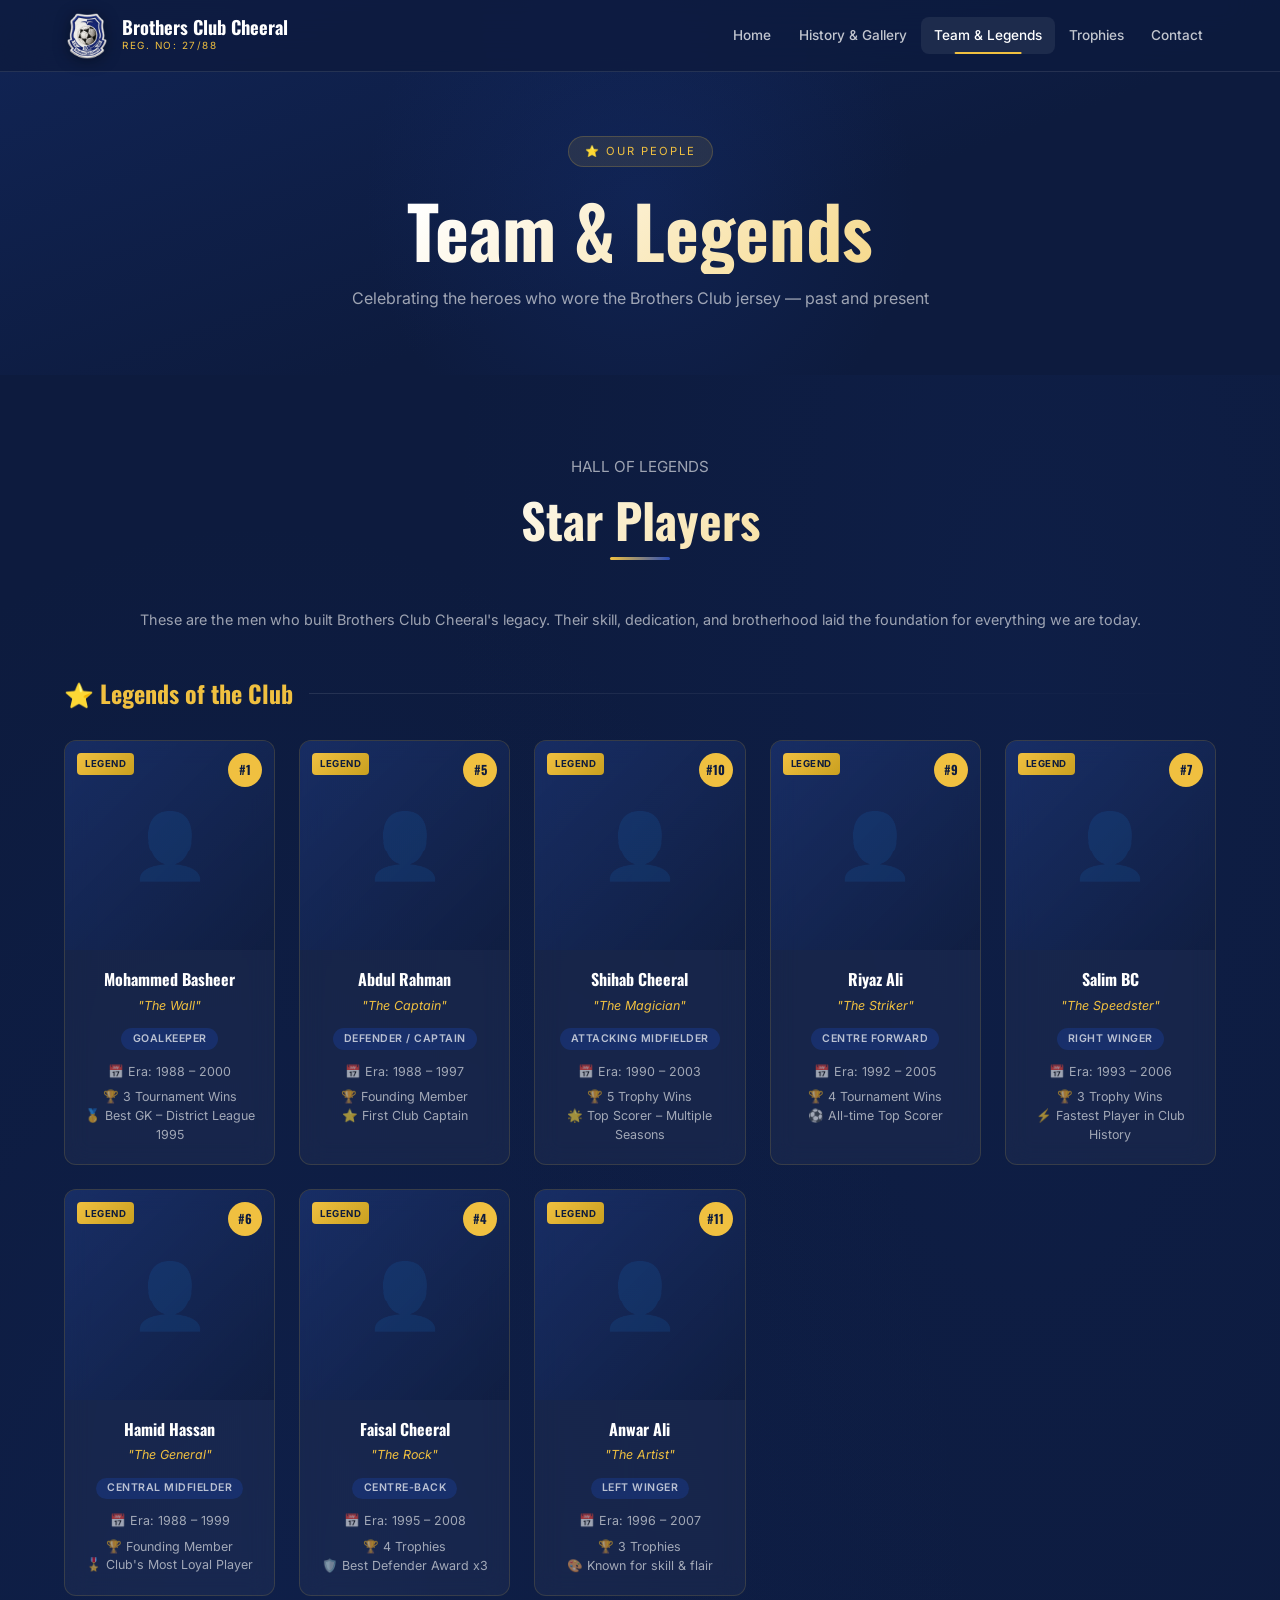
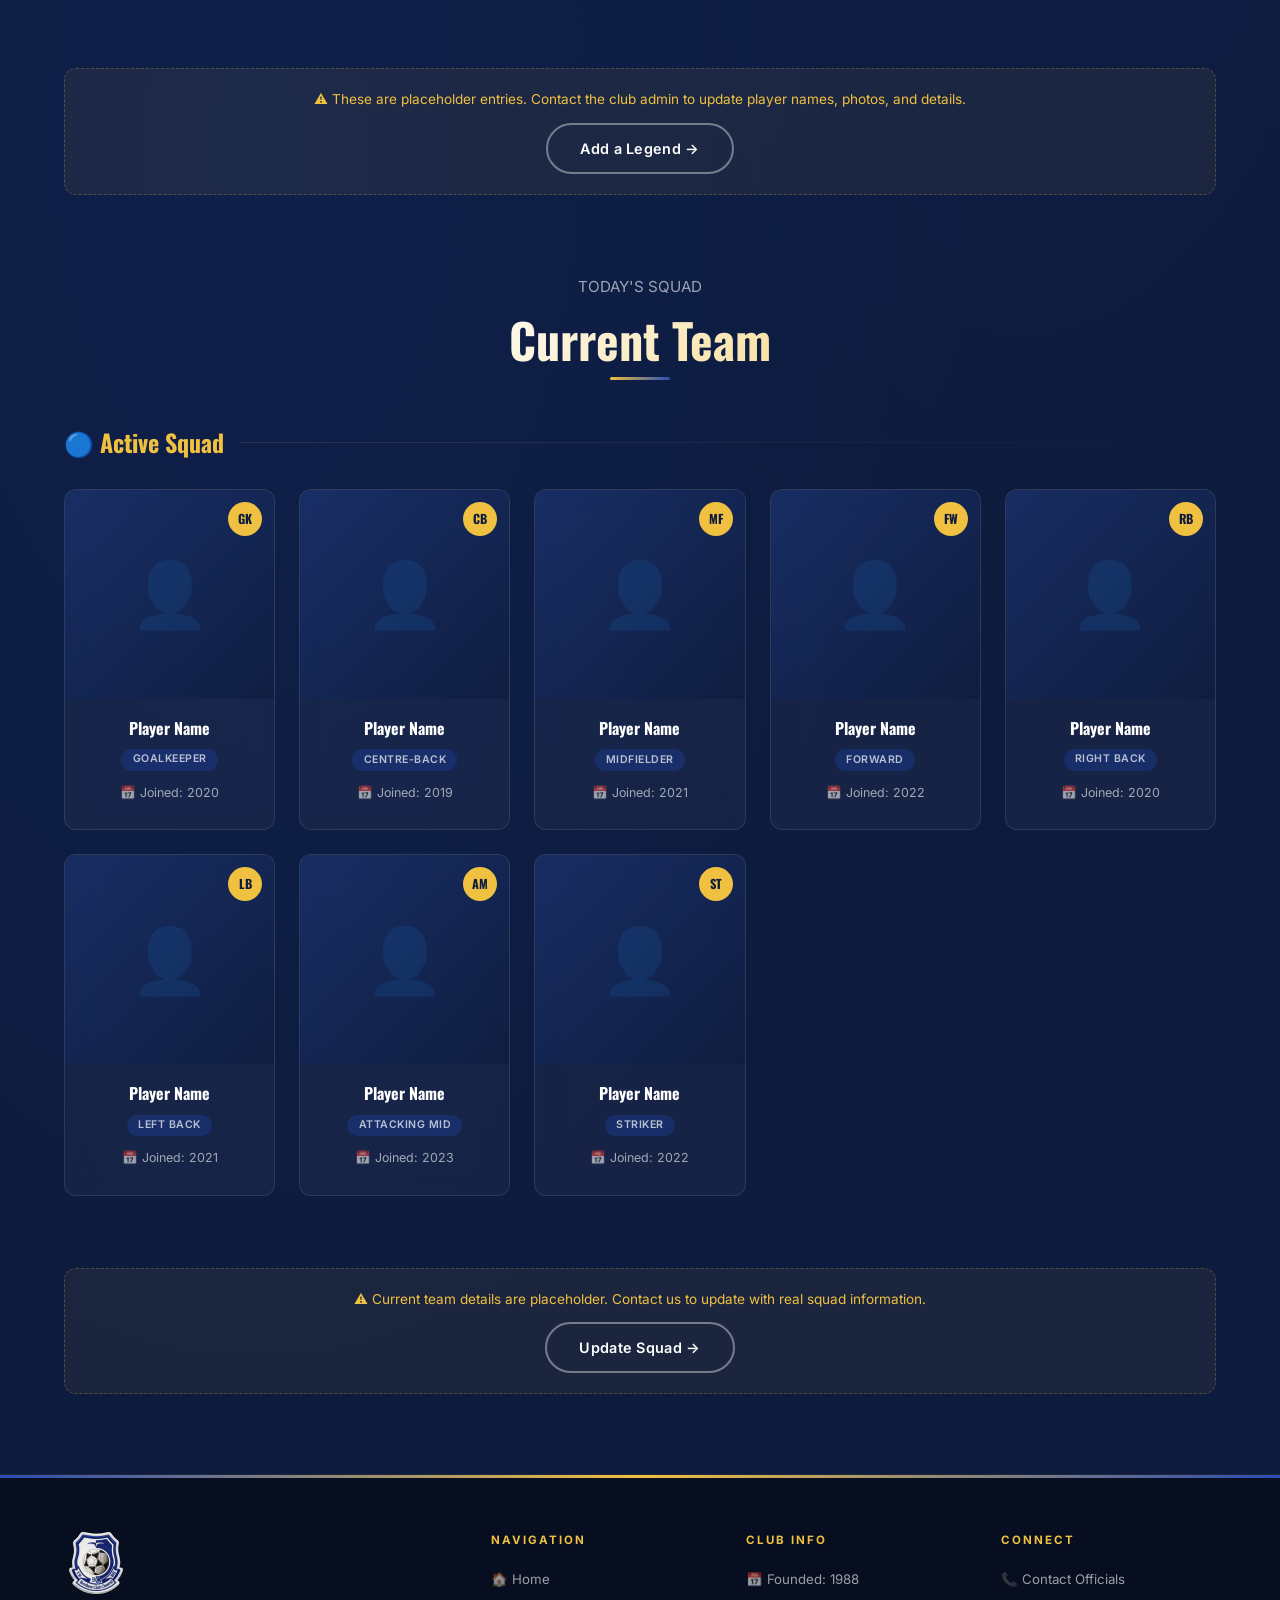
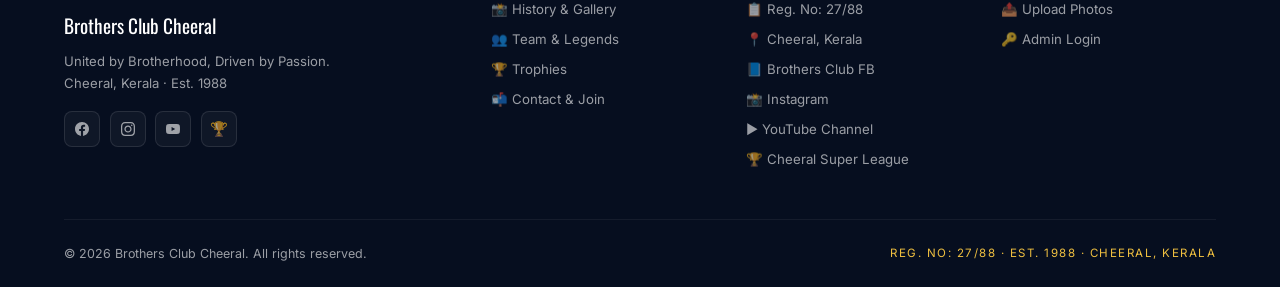
<file: team.html>
<!DOCTYPE html>
<html lang="ml">
<head>
  <meta charset="UTF-8" />
  <meta name="viewport" content="width=device-width, initial-scale=1.0" />
  <meta name="description" content="Brothers Club Cheeral – Team & Legends. Meet the Star Players who built the legacy, and the current squad keeping the flame alive." />
  <title>Team &amp; Legends | Brothers Club Cheeral</title>
  <link rel="icon" type="image/png" href="assets/logo.png" />
  <link rel="stylesheet" href="css/style.css" />
</head>
<body>

  <!-- NAVBAR -->
  <nav class="navbar" role="navigation" aria-label="Main navigation">
    <div class="nav-container">
      <a href="index.html" class="nav-brand">
        <img src="assets/logo.png" alt="Brothers Club Cheeral Logo" class="nav-logo" />
        <div class="nav-brand-text">
          <div class="club-name">Brothers Club Cheeral</div>
          <div class="reg-no">Reg. No: 27/88</div>
        </div>
      </a>
      <ul class="nav-links" id="navLinks">
        <li><a href="index.html">Home</a></li>
        <li><a href="history.html">History &amp; Gallery</a></li>
        <li><a href="team.html">Team &amp; Legends</a></li>
        <li><a href="trophies.html">Trophies</a></li>
        <li><a href="contact.html">Contact</a></li>
</ul>

      <button class="nav-toggle" id="navToggle" aria-label="Toggle navigation">
        <span></span><span></span><span></span>
      </button>
    </div>
  </nav>

  <!-- PAGE HERO -->
  <header class="page-hero">
    <div class="container">
      <div class="page-hero-eyebrow reveal">⭐ Our People</div>
      <h1 class="page-hero-title reveal delay-1">Team &amp; Legends</h1>
      <p class="page-hero-subtitle reveal delay-2">Celebrating the heroes who wore the Brothers Club jersey — past and present</p>
    </div>
  </header>

  <!-- LEGENDS SECTION -->
  <section class="section" aria-labelledby="legends-heading">
    <div class="container">

      <!-- Section header -->
      <p class="section-subtitle reveal">HALL OF LEGENDS</p>
      <h2 class="section-title reveal delay-1" id="legends-heading">Star Players</h2>
      <div class="section-divider reveal delay-2"></div>

      <p style="text-align:center; color:var(--text-muted); font-size:0.9rem; margin-bottom:3rem;" class="reveal delay-3">
        These are the men who built Brothers Club Cheeral's legacy. Their skill, dedication, and brotherhood laid the foundation for everything we are today.
      </p>

      <!-- Legends Grid -->
      <div class="team-divider reveal">
        <h3>⭐ Legends of the Club</h3>
      </div>

      <div class="team-grid" id="legendsGrid">

        <!-- Legend 1 -->
        <article class="player-card legend reveal delay-1">
          <div class="player-photo-wrap">
            <div class="player-photo-placeholder">👤</div>
            <span class="player-number">#1</span>
            <span class="player-legend-badge">Legend</span>
          </div>
          <div class="player-info">
            <h3 class="player-name">Mohammed Basheer</h3>
            <div class="player-nickname">"The Wall"</div>
            <div class="player-pos">Goalkeeper</div>
            <p class="player-era">📅 Era: 1988 – 2000</p>
            <p class="player-trophies">🏆 3 Tournament Wins<br/>🥇 Best GK – District League 1995</p>
          </div>
        </article>

        <!-- Legend 2 -->
        <article class="player-card legend reveal delay-2">
          <div class="player-photo-wrap">
            <div class="player-photo-placeholder">👤</div>
            <span class="player-number">#5</span>
            <span class="player-legend-badge">Legend</span>
          </div>
          <div class="player-info">
            <h3 class="player-name">Abdul Rahman</h3>
            <div class="player-nickname">"The Captain"</div>
            <div class="player-pos">Defender / Captain</div>
            <p class="player-era">📅 Era: 1988 – 1997</p>
            <p class="player-trophies">🏆 Founding Member<br/>⭐ First Club Captain</p>
          </div>
        </article>

        <!-- Legend 3 -->
        <article class="player-card legend reveal delay-3">
          <div class="player-photo-wrap">
            <div class="player-photo-placeholder">👤</div>
            <span class="player-number">#10</span>
            <span class="player-legend-badge">Legend</span>
          </div>
          <div class="player-info">
            <h3 class="player-name">Shihab Cheeral</h3>
            <div class="player-nickname">"The Magician"</div>
            <div class="player-pos">Attacking Midfielder</div>
            <p class="player-era">📅 Era: 1990 – 2003</p>
            <p class="player-trophies">🏆 5 Trophy Wins<br/>🌟 Top Scorer – Multiple Seasons</p>
          </div>
        </article>

        <!-- Legend 4 -->
        <article class="player-card legend reveal delay-4">
          <div class="player-photo-wrap">
            <div class="player-photo-placeholder">👤</div>
            <span class="player-number">#9</span>
            <span class="player-legend-badge">Legend</span>
          </div>
          <div class="player-info">
            <h3 class="player-name">Riyaz Ali</h3>
            <div class="player-nickname">"The Striker"</div>
            <div class="player-pos">Centre Forward</div>
            <p class="player-era">📅 Era: 1992 – 2005</p>
            <p class="player-trophies">🏆 4 Tournament Wins<br/>⚽ All-time Top Scorer</p>
          </div>
        </article>

        <!-- Legend 5 -->
        <article class="player-card legend reveal delay-1">
          <div class="player-photo-wrap">
            <div class="player-photo-placeholder">👤</div>
            <span class="player-number">#7</span>
            <span class="player-legend-badge">Legend</span>
          </div>
          <div class="player-info">
            <h3 class="player-name">Salim BC</h3>
            <div class="player-nickname">"The Speedster"</div>
            <div class="player-pos">Right Winger</div>
            <p class="player-era">📅 Era: 1993 – 2006</p>
            <p class="player-trophies">🏆 3 Trophy Wins<br/>⚡ Fastest Player in Club History</p>
          </div>
        </article>

        <!-- Legend 6 -->
        <article class="player-card legend reveal delay-2">
          <div class="player-photo-wrap">
            <div class="player-photo-placeholder">👤</div>
            <span class="player-number">#6</span>
            <span class="player-legend-badge">Legend</span>
          </div>
          <div class="player-info">
            <h3 class="player-name">Hamid Hassan</h3>
            <div class="player-nickname">"The General"</div>
            <div class="player-pos">Central Midfielder</div>
            <p class="player-era">📅 Era: 1988 – 1999</p>
            <p class="player-trophies">🏆 Founding Member<br/>🎖️ Club's Most Loyal Player</p>
          </div>
        </article>

        <!-- Legend 7 -->
        <article class="player-card legend reveal delay-3">
          <div class="player-photo-wrap">
            <div class="player-photo-placeholder">👤</div>
            <span class="player-number">#4</span>
            <span class="player-legend-badge">Legend</span>
          </div>
          <div class="player-info">
            <h3 class="player-name">Faisal Cheeral</h3>
            <div class="player-nickname">"The Rock"</div>
            <div class="player-pos">Centre-Back</div>
            <p class="player-era">📅 Era: 1995 – 2008</p>
            <p class="player-trophies">🏆 4 Trophies<br/>🛡️ Best Defender Award x3</p>
          </div>
        </article>

        <!-- Legend 8 -->
        <article class="player-card legend reveal delay-4">
          <div class="player-photo-wrap">
            <div class="player-photo-placeholder">👤</div>
            <span class="player-number">#11</span>
            <span class="player-legend-badge">Legend</span>
          </div>
          <div class="player-info">
            <h3 class="player-name">Anwar Ali</h3>
            <div class="player-nickname">"The Artist"</div>
            <div class="player-pos">Left Winger</div>
            <p class="player-era">📅 Era: 1996 – 2007</p>
            <p class="player-trophies">🏆 3 Trophies<br/>🎨 Known for skill &amp; flair</p>
          </div>
        </article>

      </div><!-- /legends grid -->

      <!-- Note to update -->
      <div style="text-align:center; margin-top: 1rem; padding: 1.25rem; background: rgba(240,192,64,0.06); border: 1px dashed rgba(240,192,64,0.25); border-radius: 12px;" class="reveal">
        <p style="color: var(--accent); font-size: 0.85rem;">⚠️ These are placeholder entries. Contact the club admin to update player names, photos, and details.</p>
        <a href="contact.html" class="btn btn-outline" style="margin-top: 0.75rem; display: inline-flex;">Add a Legend →</a>
      </div>

    </div>
  </section>

  <!-- CURRENT TEAM SECTION -->
  <section class="section" style="padding-top: 0;" aria-labelledby="current-heading">
    <div class="container">

      <p class="section-subtitle reveal">TODAY'S SQUAD</p>
      <h2 class="section-title reveal delay-1" id="current-heading">Current Team</h2>
      <div class="section-divider reveal delay-2"></div>

      <div class="team-divider reveal">
        <h3>🔵 Active Squad</h3>
      </div>

      <div class="team-grid" id="currentGrid">

        <article class="player-card reveal delay-1">
          <div class="player-photo-wrap">
            <div class="player-photo-placeholder">👤</div>
            <span class="player-number">GK</span>
          </div>
          <div class="player-info">
            <h3 class="player-name">Player Name</h3>
            <div class="player-pos">Goalkeeper</div>
            <p class="player-era">📅 Joined: 2020</p>
          </div>
        </article>

        <article class="player-card reveal delay-2">
          <div class="player-photo-wrap">
            <div class="player-photo-placeholder">👤</div>
            <span class="player-number">CB</span>
          </div>
          <div class="player-info">
            <h3 class="player-name">Player Name</h3>
            <div class="player-pos">Centre-Back</div>
            <p class="player-era">📅 Joined: 2019</p>
          </div>
        </article>

        <article class="player-card reveal delay-3">
          <div class="player-photo-wrap">
            <div class="player-photo-placeholder">👤</div>
            <span class="player-number">MF</span>
          </div>
          <div class="player-info">
            <h3 class="player-name">Player Name</h3>
            <div class="player-pos">Midfielder</div>
            <p class="player-era">📅 Joined: 2021</p>
          </div>
        </article>

        <article class="player-card reveal delay-4">
          <div class="player-photo-wrap">
            <div class="player-photo-placeholder">👤</div>
            <span class="player-number">FW</span>
          </div>
          <div class="player-info">
            <h3 class="player-name">Player Name</h3>
            <div class="player-pos">Forward</div>
            <p class="player-era">📅 Joined: 2022</p>
          </div>
        </article>

        <article class="player-card reveal delay-1">
          <div class="player-photo-wrap">
            <div class="player-photo-placeholder">👤</div>
            <span class="player-number">RB</span>
          </div>
          <div class="player-info">
            <h3 class="player-name">Player Name</h3>
            <div class="player-pos">Right Back</div>
            <p class="player-era">📅 Joined: 2020</p>
          </div>
        </article>

        <article class="player-card reveal delay-2">
          <div class="player-photo-wrap">
            <div class="player-photo-placeholder">👤</div>
            <span class="player-number">LB</span>
          </div>
          <div class="player-info">
            <h3 class="player-name">Player Name</h3>
            <div class="player-pos">Left Back</div>
            <p class="player-era">📅 Joined: 2021</p>
          </div>
        </article>

        <article class="player-card reveal delay-3">
          <div class="player-photo-wrap">
            <div class="player-photo-placeholder">👤</div>
            <span class="player-number">AM</span>
          </div>
          <div class="player-info">
            <h3 class="player-name">Player Name</h3>
            <div class="player-pos">Attacking Mid</div>
            <p class="player-era">📅 Joined: 2023</p>
          </div>
        </article>

        <article class="player-card reveal delay-4">
          <div class="player-photo-wrap">
            <div class="player-photo-placeholder">👤</div>
            <span class="player-number">ST</span>
          </div>
          <div class="player-info">
            <h3 class="player-name">Player Name</h3>
            <div class="player-pos">Striker</div>
            <p class="player-era">📅 Joined: 2022</p>
          </div>
        </article>

      </div>

      <!-- Update note -->
      <div style="text-align:center; margin-top: 1rem; padding: 1.25rem; background: rgba(240,192,64,0.06); border: 1px dashed rgba(240,192,64,0.25); border-radius: 12px;" class="reveal">
        <p style="color: var(--accent); font-size: 0.85rem;">⚠️ Current team details are placeholder. Contact us to update with real squad information.</p>
        <a href="contact.html" class="btn btn-outline" style="margin-top: 0.75rem; display: inline-flex;">Update Squad →</a>
      </div>

    </div>
  </section>

  <!-- FOOTER -->
  <footer class="footer" role="contentinfo">
    <div class="container">
      <div class="footer-grid">
        <div class="footer-brand">
          <img src="assets/logo.png" alt="Brothers Club Cheeral" class="footer-logo" />
          <div class="footer-club-name">Brothers Club Cheeral</div>
          <p class="footer-tagline">United by Brotherhood, Driven by Passion.<br/>Cheeral, Kerala · Est. 1988</p>
          <div class="footer-social">
            <a href="https://www.facebook.com/brscrl/" target="_blank" rel="noopener" class="footer-social-btn fb" aria-label="Facebook" title="Facebook">
              <svg width="14" height="14" viewBox="0 0 24 24" fill="currentColor"><path d="M24 12.073c0-6.627-5.373-12-12-12s-12 5.373-12 12c0 5.99 4.388 10.954 10.125 11.854v-8.385H7.078v-3.47h3.047V9.43c0-3.007 1.792-4.669 4.533-4.669 1.312 0 2.686.235 2.686.235v2.953H15.83c-1.491 0-1.956.925-1.956 1.874v2.25h3.328l-.532 3.47h-2.796v8.385C19.612 23.027 24 18.062 24 12.073z"/></svg>
            </a>
            <a href="https://www.instagram.com/brothers_cheeral/" target="_blank" rel="noopener" class="footer-social-btn ig" aria-label="Instagram" title="Instagram">
              <svg width="14" height="14" viewBox="0 0 24 24" fill="currentColor"><path d="M12 2.163c3.204 0 3.584.012 4.85.07 3.252.148 4.771 1.691 4.919 4.919.058 1.265.069 1.645.069 4.849 0 3.205-.012 3.584-.069 4.849-.149 3.225-1.664 4.771-4.919 4.919-1.266.058-1.644.07-4.85.07-3.204 0-3.584-.012-4.849-.07-3.26-.149-4.771-1.699-4.919-4.92-.058-1.265-.07-1.644-.07-4.849 0-3.204.013-3.583.07-4.849.149-3.227 1.664-4.771 4.919-4.919 1.266-.057 1.645-.069 4.849-.069zm0-2.163c-3.259 0-3.667.014-4.947.072-4.358.2-6.78 2.618-6.98 6.98-.059 1.281-.073 1.689-.073 4.948 0 3.259.014 3.668.072 4.948.2 4.358 2.618 6.78 6.98 6.98 1.281.058 1.689.072 4.948.072 3.259 0 3.668-.014 4.948-.072 4.354-.2 6.782-2.618 6.979-6.98.059-1.28.073-1.689.073-4.948 0-3.259-.014-3.667-.072-4.947-.196-4.354-2.617-6.78-6.979-6.98-1.281-.059-1.69-.073-4.949-.073zm0 5.838c-3.403 0-6.162 2.759-6.162 6.162s2.759 6.163 6.162 6.163 6.162-2.759 6.162-6.163c0-3.403-2.759-6.162-6.162-6.162zm0 10.162c-2.209 0-4-1.79-4-4 0-2.209 1.791-4 4-4s4 1.791 4 4c0 2.21-1.791 4-4 4zm6.406-11.845c-.796 0-1.441.645-1.441 1.44s.645 1.44 1.441 1.44c.795 0 1.439-.645 1.439-1.44s-.644-1.44-1.439-1.44z"/></svg>
            </a>
            <a href="https://www.youtube.com/@BrothersClubCheeral" target="_blank" rel="noopener" class="footer-social-btn yt" aria-label="YouTube" title="YouTube">
              <svg width="14" height="14" viewBox="0 0 24 24" fill="currentColor"><path d="M23.498 6.186a3.016 3.016 0 0 0-2.122-2.136C19.505 3.545 12 3.545 12 3.545s-7.505 0-9.377.505A3.017 3.017 0 0 0 .502 6.186C0 8.07 0 12 0 12s0 3.93.502 5.814a3.016 3.016 0 0 0 2.122 2.136c1.871.505 9.376.505 9.376.505s7.505 0 9.377-.505a3.015 3.015 0 0 0 2.122-2.136C24 15.93 24 12 24 12s0-3.93-.502-5.814zM9.545 15.568V8.432L15.818 12l-6.273 3.568z"/></svg>
            </a>
            <a href="https://www.facebook.com/CheeralSupperLeeg/" target="_blank" rel="noopener" class="footer-social-btn csl" aria-label="Cheeral Super League Facebook" title="Cheeral Super League">
              🏆
            </a>
          </div>
        </div>
        <div>
          <div class="footer-col-title">Navigation</div>
          <ul class="footer-links">
            <li><a href="index.html">🏠 Home</a></li>
            <li><a href="history.html">📸 History &amp; Gallery</a></li>
            <li><a href="team.html">👥 Team &amp; Legends</a></li>
            <li><a href="trophies.html">🏆 Trophies</a></li>
            <li><a href="contact.html">📬 Contact &amp; Join</a></li>
          </ul>
        </div>
        <div>
          <div class="footer-col-title">Club Info</div>
          <ul class="footer-links">
            <li><a href="#">📅 Founded: 1988</a></li>
            <li><a href="#">📋 Reg. No: 27/88</a></li>
            <li><a href="#">📍 Cheeral, Kerala</a></li>
            <li><a href="https://www.facebook.com/brscrl/" target="_blank" rel="noopener">📘 Brothers Club FB</a></li>
            <li><a href="https://www.instagram.com/brothers_cheeral/" target="_blank" rel="noopener">📸 Instagram</a></li>
            <li><a href="https://www.youtube.com/@BrothersClubCheeral" target="_blank" rel="noopener">▶️ YouTube Channel</a></li>
            <li><a href="https://www.facebook.com/CheeralSupperLeeg/" target="_blank" rel="noopener">🏆 Cheeral Super League</a></li>
          </ul>
        </div>
        <div>
          <div class="footer-col-title">Connect</div>
          <ul class="footer-links">
            <li><a href="contact.html">📞 Contact Officials</a></li>
            <li><a href="history.html">📤 Upload Photos</a></li>
            <li><a href="admin.html">🔑 Admin Login</a></li>
          </ul>
        </div>
      </div>
      <div class="footer-bottom">
        <p class="footer-copy">© 2026 Brothers Club Cheeral. All rights reserved.</p>
        <p class="footer-reg">REG. NO: 27/88 · EST. 1988 · CHEERAL, KERALA</p>
      </div>
    </div>
  </footer>

  <script src="js/main.js"></script>
</body>
</html>
</file>
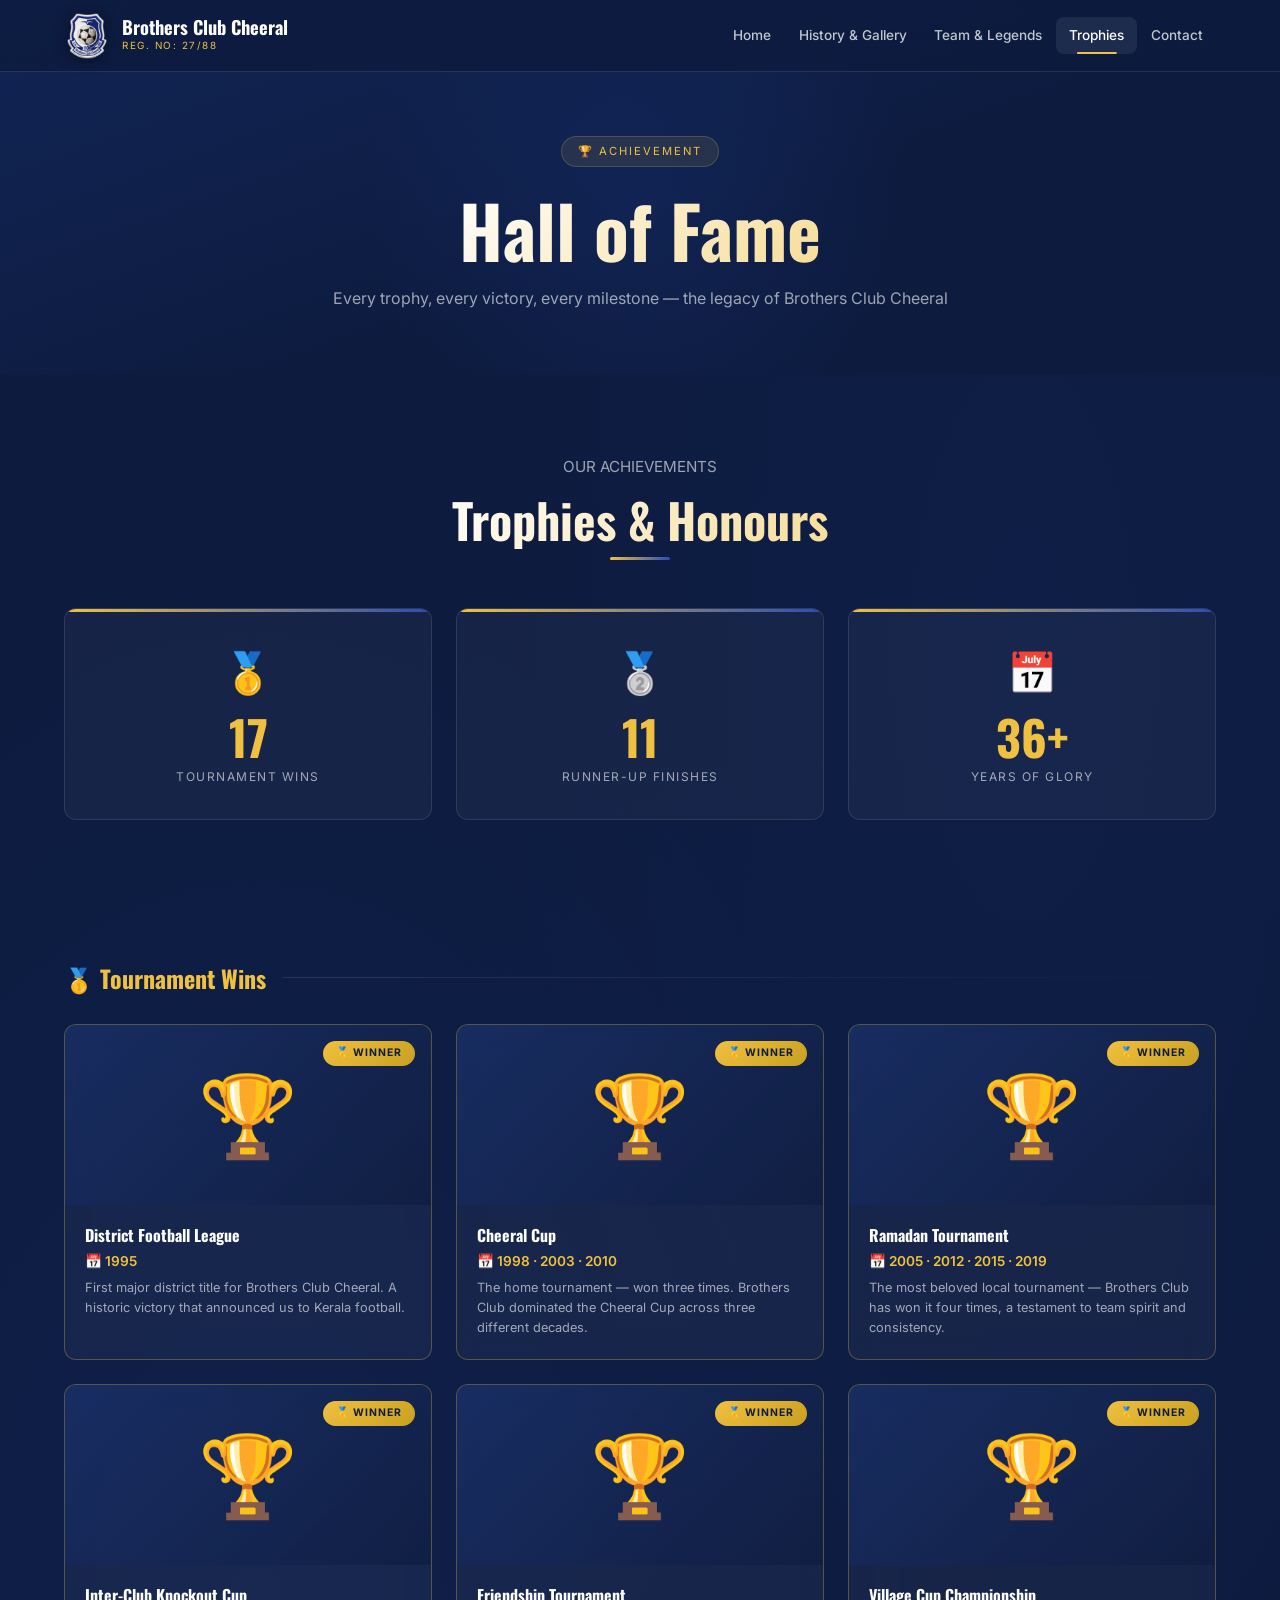
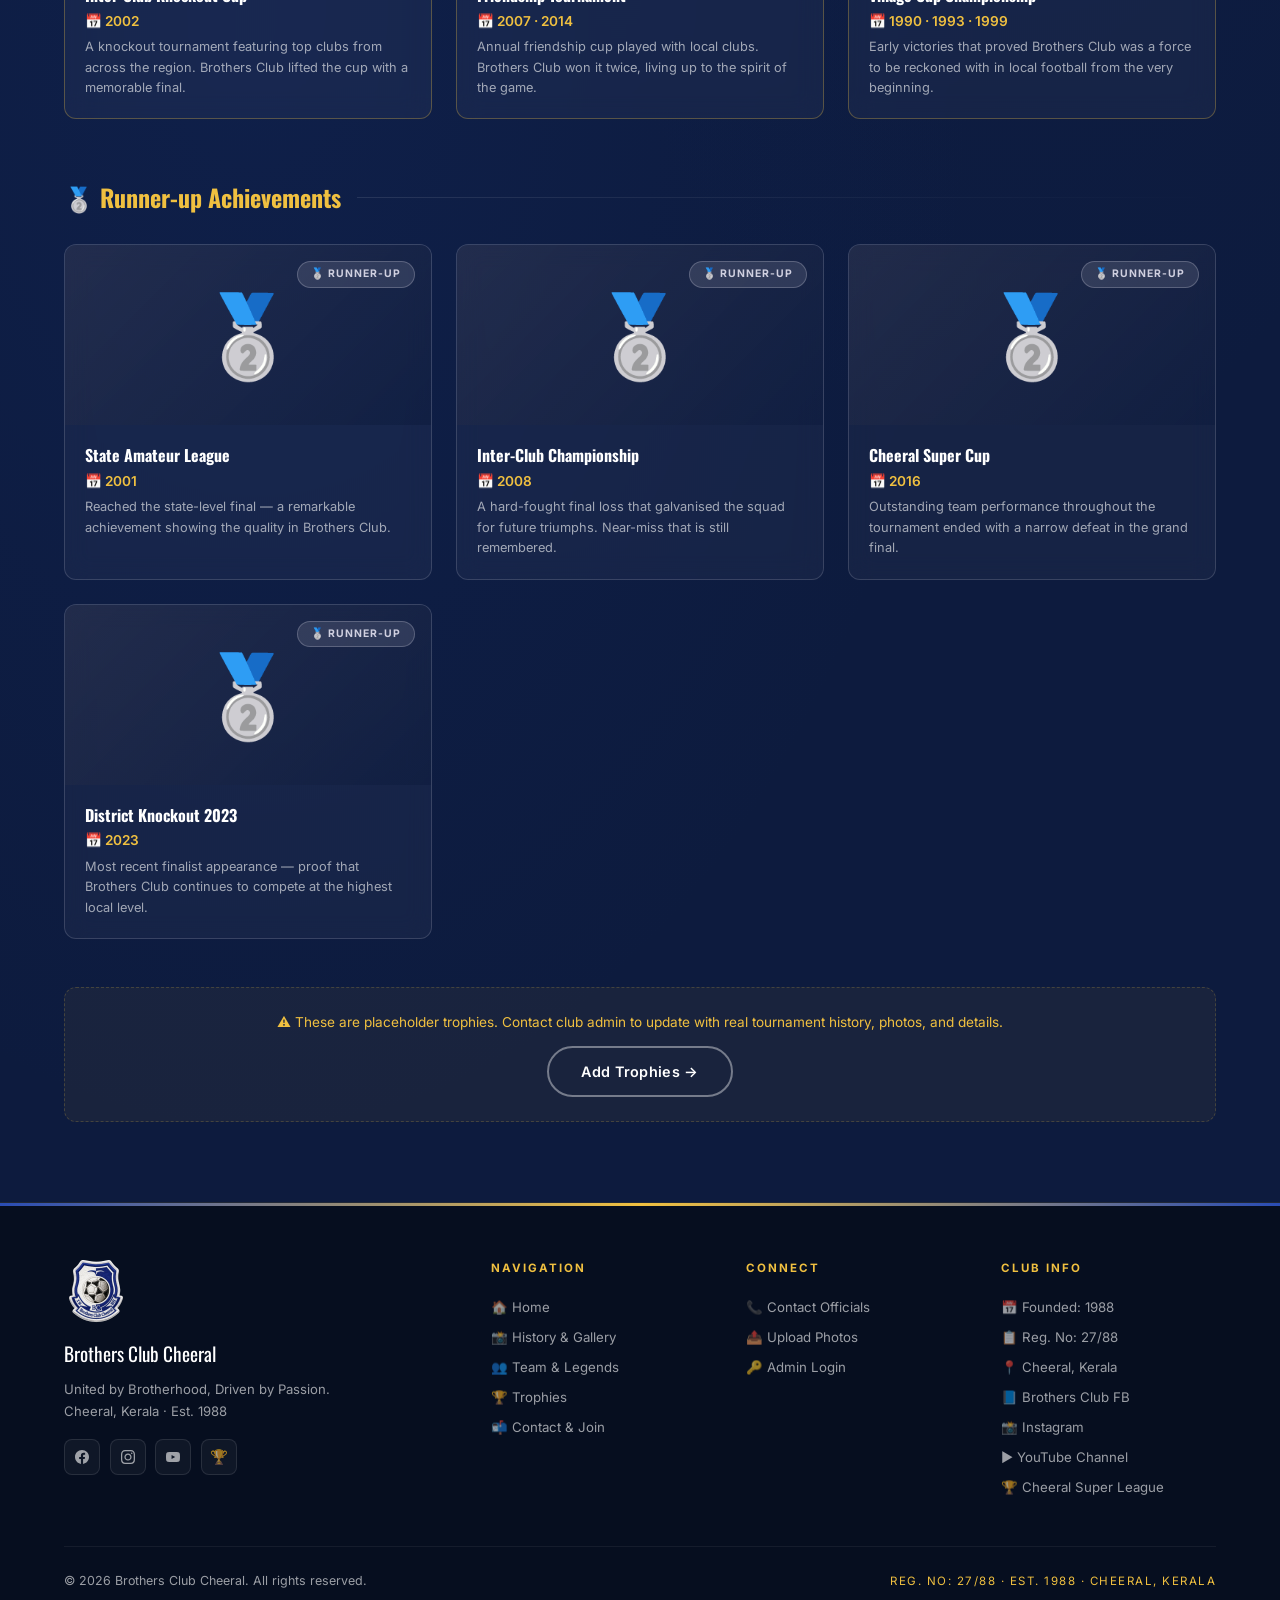
<file: trophies.html>
<!DOCTYPE html>
<html lang="ml">
<head>
  <meta charset="UTF-8" />
  <meta name="viewport" content="width=device-width, initial-scale=1.0" />
  <meta name="description" content="Brothers Club Cheeral – Trophies & Achievements. Our Hall of Fame showcasing all tournament wins, runner-up finishes, and major achievements since 1988." />
  <title>Trophies &amp; Achievements | Brothers Club Cheeral</title>
  <link rel="icon" type="image/png" href="assets/logo.png" />
  <link rel="stylesheet" href="css/style.css" />
</head>
<body>

  <!-- NAVBAR -->
  <nav class="navbar" role="navigation" aria-label="Main navigation">
    <div class="nav-container">
      <a href="index.html" class="nav-brand">
        <img src="assets/logo.png" alt="Brothers Club Cheeral Logo" class="nav-logo" />
        <div class="nav-brand-text">
          <div class="club-name">Brothers Club Cheeral</div>
          <div class="reg-no">Reg. No: 27/88</div>
        </div>
      </a>
      <ul class="nav-links" id="navLinks">
        <li><a href="index.html">Home</a></li>
        <li><a href="history.html">History &amp; Gallery</a></li>
        <li><a href="team.html">Team &amp; Legends</a></li>
        <li><a href="trophies.html">Trophies</a></li>
        <li><a href="contact.html">Contact</a></li>
</ul>

      <button class="nav-toggle" id="navToggle" aria-label="Toggle navigation">
        <span></span><span></span><span></span>
      </button>
    </div>
  </nav>

  <!-- PAGE HERO -->
  <header class="page-hero">
    <div class="container">
      <div class="page-hero-eyebrow reveal">🏆 Achievement</div>
      <h1 class="page-hero-title reveal delay-1">Hall of Fame</h1>
      <p class="page-hero-subtitle reveal delay-2">Every trophy, every victory, every milestone — the legacy of Brothers Club Cheeral</p>
    </div>
  </header>

  <!-- HOF COUNTER BAR -->
  <section class="section" style="padding-bottom: 0;" aria-labelledby="hof-heading">
    <div class="container">

      <p class="section-subtitle reveal">OUR ACHIEVEMENTS</p>
      <h2 class="section-title reveal delay-1" id="hof-heading">Trophies &amp; Honours</h2>
      <div class="section-divider reveal delay-2"></div>

      <!-- Counter Stats -->
      <div class="hof-counter-bar reveal">
        <div class="hof-count-item">
          <div class="hof-count-icon">🥇</div>
          <div class="hof-count-num" data-count="18" data-suffix="">0</div>
          <div class="hof-count-label">Tournament Wins</div>
        </div>
        <div class="hof-count-item">
          <div class="hof-count-icon">🥈</div>
          <div class="hof-count-num" data-count="12" data-suffix="">0</div>
          <div class="hof-count-label">Runner-up Finishes</div>
        </div>
        <div class="hof-count-item">
          <div class="hof-count-icon">📅</div>
          <div class="hof-count-num" data-count="37" data-suffix="+">0+</div>
          <div class="hof-count-label">Years of Glory</div>
        </div>
      </div>

    </div>
  </section>

  <!-- TROPHIES GRID -->
  <section class="section" aria-label="Trophy showcase">
    <div class="container">

      <!-- Winners -->
      <div class="team-divider reveal">
        <h3>🥇 Tournament Wins</h3>
      </div>

      <div class="trophies-grid" style="margin-bottom: 4rem;">

        <div class="trophy-card winner reveal delay-1">
          <span class="trophy-badge badge-winner">🥇 Winner</span>
          <div class="trophy-visual">🏆</div>
          <div class="trophy-info">
            <h3 class="trophy-name">District Football League</h3>
            <p class="trophy-year">📅 1995</p>
            <p class="trophy-detail">First major district title for Brothers Club Cheeral. A historic victory that announced us to Kerala football.</p>
          </div>
        </div>

        <div class="trophy-card winner reveal delay-2">
          <span class="trophy-badge badge-winner">🥇 Winner</span>
          <div class="trophy-visual">🏆</div>
          <div class="trophy-info">
            <h3 class="trophy-name">Cheeral Cup</h3>
            <p class="trophy-year">📅 1998 · 2003 · 2010</p>
            <p class="trophy-detail">The home tournament — won three times. Brothers Club dominated the Cheeral Cup across three different decades.</p>
          </div>
        </div>

        <div class="trophy-card winner reveal delay-3">
          <span class="trophy-badge badge-winner">🥇 Winner</span>
          <div class="trophy-visual">🏆</div>
          <div class="trophy-info">
            <h3 class="trophy-name">Ramadan Tournament</h3>
            <p class="trophy-year">📅 2005 · 2012 · 2015 · 2019</p>
            <p class="trophy-detail">The most beloved local tournament — Brothers Club has won it four times, a testament to team spirit and consistency.</p>
          </div>
        </div>

        <div class="trophy-card winner reveal delay-4">
          <span class="trophy-badge badge-winner">🥇 Winner</span>
          <div class="trophy-visual">🏆</div>
          <div class="trophy-info">
            <h3 class="trophy-name">Inter-Club Knockout Cup</h3>
            <p class="trophy-year">📅 2002</p>
            <p class="trophy-detail">A knockout tournament featuring top clubs from across the region. Brothers Club lifted the cup with a memorable final.</p>
          </div>
        </div>

        <div class="trophy-card winner reveal delay-1">
          <span class="trophy-badge badge-winner">🥇 Winner</span>
          <div class="trophy-visual">🏆</div>
          <div class="trophy-info">
            <h3 class="trophy-name">Friendship Tournament</h3>
            <p class="trophy-year">📅 2007 · 2014</p>
            <p class="trophy-detail">Annual friendship cup played with local clubs. Brothers Club won it twice, living up to the spirit of the game.</p>
          </div>
        </div>

        <div class="trophy-card winner reveal delay-2">
          <span class="trophy-badge badge-winner">🥇 Winner</span>
          <div class="trophy-visual">🏆</div>
          <div class="trophy-info">
            <h3 class="trophy-name">Village Cup Championship</h3>
            <p class="trophy-year">📅 1990 · 1993 · 1999</p>
            <p class="trophy-detail">Early victories that proved Brothers Club was a force to be reckoned with in local football from the very beginning.</p>
          </div>
        </div>

      </div><!-- /winner trophies -->

      <!-- Runner-up -->
      <div class="team-divider reveal">
        <h3>🥈 Runner-up Achievements</h3>
      </div>

      <div class="trophies-grid">

        <div class="trophy-card runner-up reveal delay-1">
          <span class="trophy-badge badge-runner">🥈 Runner-up</span>
          <div class="trophy-visual" style="background: linear-gradient(135deg,rgba(60,60,80,0.3),rgba(13,27,62,0.6));">🥈</div>
          <div class="trophy-info">
            <h3 class="trophy-name">State Amateur League</h3>
            <p class="trophy-year">📅 2001</p>
            <p class="trophy-detail">Reached the state-level final — a remarkable achievement showing the quality in Brothers Club.</p>
          </div>
        </div>

        <div class="trophy-card runner-up reveal delay-2">
          <span class="trophy-badge badge-runner">🥈 Runner-up</span>
          <div class="trophy-visual" style="background: linear-gradient(135deg,rgba(60,60,80,0.3),rgba(13,27,62,0.6));">🥈</div>
          <div class="trophy-info">
            <h3 class="trophy-name">Inter-Club Championship</h3>
            <p class="trophy-year">📅 2008</p>
            <p class="trophy-detail">A hard-fought final loss that galvanised the squad for future triumphs. Near-miss that is still remembered.</p>
          </div>
        </div>

        <div class="trophy-card runner-up reveal delay-3">
          <span class="trophy-badge badge-runner">🥈 Runner-up</span>
          <div class="trophy-visual" style="background: linear-gradient(135deg,rgba(60,60,80,0.3),rgba(13,27,62,0.6));">🥈</div>
          <div class="trophy-info">
            <h3 class="trophy-name">Cheeral Super Cup</h3>
            <p class="trophy-year">📅 2016</p>
            <p class="trophy-detail">Outstanding team performance throughout the tournament ended with a narrow defeat in the grand final.</p>
          </div>
        </div>

        <div class="trophy-card runner-up reveal delay-4">
          <span class="trophy-badge badge-runner">🥈 Runner-up</span>
          <div class="trophy-visual" style="background: linear-gradient(135deg,rgba(60,60,80,0.3),rgba(13,27,62,0.6));">🥈</div>
          <div class="trophy-info">
            <h3 class="trophy-name">District Knockout 2023</h3>
            <p class="trophy-year">📅 2023</p>
            <p class="trophy-detail">Most recent finalist appearance — proof that Brothers Club continues to compete at the highest local level.</p>
          </div>
        </div>

      </div><!-- /runner-up -->

      <!-- Update note -->
      <div style="text-align:center; margin-top: 3rem; padding: 1.5rem; background: rgba(240,192,64,0.05); border: 1px dashed rgba(240,192,64,0.2); border-radius: 12px;" class="reveal">
        <p style="color: var(--accent); font-size: 0.85rem;">⚠️ These are placeholder trophies. Contact club admin to update with real tournament history, photos, and details.</p>
        <a href="contact.html" class="btn btn-outline" style="margin-top: 0.75rem; display: inline-flex;">Add Trophies →</a>
      </div>

    </div>
  </section>

  <!-- FOOTER -->
  <footer class="footer" role="contentinfo">
    <div class="container">
      <div class="footer-grid">
        <div class="footer-brand">
          <img src="assets/logo.png" alt="Brothers Club Cheeral" class="footer-logo" />
          <div class="footer-club-name">Brothers Club Cheeral</div>
          <p class="footer-tagline">United by Brotherhood, Driven by Passion.<br/>Cheeral, Kerala · Est. 1988</p>
          <div class="footer-social">
            <a href="https://www.facebook.com/brscrl/" target="_blank" rel="noopener" class="footer-social-btn fb" aria-label="Facebook" title="Facebook">
              <svg width="14" height="14" viewBox="0 0 24 24" fill="currentColor"><path d="M24 12.073c0-6.627-5.373-12-12-12s-12 5.373-12 12c0 5.99 4.388 10.954 10.125 11.854v-8.385H7.078v-3.47h3.047V9.43c0-3.007 1.792-4.669 4.533-4.669 1.312 0 2.686.235 2.686.235v2.953H15.83c-1.491 0-1.956.925-1.956 1.874v2.25h3.328l-.532 3.47h-2.796v8.385C19.612 23.027 24 18.062 24 12.073z"/></svg>
            </a>
            <a href="https://www.instagram.com/brothers_cheeral/" target="_blank" rel="noopener" class="footer-social-btn ig" aria-label="Instagram" title="Instagram">
              <svg width="14" height="14" viewBox="0 0 24 24" fill="currentColor"><path d="M12 2.163c3.204 0 3.584.012 4.85.07 3.252.148 4.771 1.691 4.919 4.919.058 1.265.069 1.645.069 4.849 0 3.205-.012 3.584-.069 4.849-.149 3.225-1.664 4.771-4.919 4.919-1.266.058-1.644.07-4.85.07-3.204 0-3.584-.012-4.849-.07-3.26-.149-4.771-1.699-4.919-4.92-.058-1.265-.07-1.644-.07-4.849 0-3.204.013-3.583.07-4.849.149-3.227 1.664-4.771 4.919-4.919 1.266-.057 1.645-.069 4.849-.069zm0-2.163c-3.259 0-3.667.014-4.947.072-4.358.2-6.78 2.618-6.98 6.98-.059 1.281-.073 1.689-.073 4.948 0 3.259.014 3.668.072 4.948.2 4.358 2.618 6.78 6.98 6.98 1.281.058 1.689.072 4.948.072 3.259 0 3.668-.014 4.948-.072 4.354-.2 6.782-2.618 6.979-6.98.059-1.28.073-1.689.073-4.948 0-3.259-.014-3.667-.072-4.947-.196-4.354-2.617-6.78-6.979-6.98-1.281-.059-1.69-.073-4.949-.073zm0 5.838c-3.403 0-6.162 2.759-6.162 6.162s2.759 6.163 6.162 6.163 6.162-2.759 6.162-6.163c0-3.403-2.759-6.162-6.162-6.162zm0 10.162c-2.209 0-4-1.79-4-4 0-2.209 1.791-4 4-4s4 1.791 4 4c0 2.21-1.791 4-4 4zm6.406-11.845c-.796 0-1.441.645-1.441 1.44s.645 1.44 1.441 1.44c.795 0 1.439-.645 1.439-1.44s-.644-1.44-1.439-1.44z"/></svg>
            </a>
            <a href="https://www.youtube.com/@BrothersClubCheeral" target="_blank" rel="noopener" class="footer-social-btn yt" aria-label="YouTube" title="YouTube">
              <svg width="14" height="14" viewBox="0 0 24 24" fill="currentColor"><path d="M23.498 6.186a3.016 3.016 0 0 0-2.122-2.136C19.505 3.545 12 3.545 12 3.545s-7.505 0-9.377.505A3.017 3.017 0 0 0 .502 6.186C0 8.07 0 12 0 12s0 3.93.502 5.814a3.016 3.016 0 0 0 2.122 2.136c1.871.505 9.376.505 9.376.505s7.505 0 9.377-.505a3.015 3.015 0 0 0 2.122-2.136C24 15.93 24 12 24 12s0-3.93-.502-5.814zM9.545 15.568V8.432L15.818 12l-6.273 3.568z"/></svg>
            </a>
            <a href="https://www.facebook.com/CheeralSupperLeeg/" target="_blank" rel="noopener" class="footer-social-btn csl" aria-label="Cheeral Super League Facebook" title="Cheeral Super League">
              🏆
            </a>
          </div>
        </div>
        <div>
          <div class="footer-col-title">Navigation</div>
          <ul class="footer-links">
            <li><a href="index.html">🏠 Home</a></li>
            <li><a href="history.html">📸 History &amp; Gallery</a></li>
            <li><a href="team.html">👥 Team &amp; Legends</a></li>
            <li><a href="trophies.html">🏆 Trophies</a></li>
            <li><a href="contact.html">📬 Contact &amp; Join</a></li>
          </ul>
        </div>
        <div>
          <div class="footer-col-title">Connect</div>
          <ul class="footer-links">
            <li><a href="contact.html">📞 Contact Officials</a></li>
            <li><a href="history.html">📤 Upload Photos</a></li>
            <li><a href="admin.html">🔑 Admin Login</a></li>
          </ul>
        </div>
        <div>
          <div class="footer-col-title">Club Info</div>
          <ul class="footer-links">
            <li><a href="#">📅 Founded: 1988</a></li>
            <li><a href="#">📋 Reg. No: 27/88</a></li>
            <li><a href="#">📍 Cheeral, Kerala</a></li>
            <li><a href="https://www.facebook.com/brscrl/" target="_blank" rel="noopener">📘 Brothers Club FB</a></li>
            <li><a href="https://www.instagram.com/brothers_cheeral/" target="_blank" rel="noopener">📸 Instagram</a></li>
            <li><a href="https://www.youtube.com/@BrothersClubCheeral" target="_blank" rel="noopener">▶️ YouTube Channel</a></li>
            <li><a href="https://www.facebook.com/CheeralSupperLeeg/" target="_blank" rel="noopener">🏆 Cheeral Super League</a></li>
          </ul>
        </div>
      </div>
      <div class="footer-bottom">
        <p class="footer-copy">© 2026 Brothers Club Cheeral. All rights reserved.</p>
        <p class="footer-reg">REG. NO: 27/88 · EST. 1988 · CHEERAL, KERALA</p>
      </div>
    </div>
  </footer>

  <script src="js/main.js"></script>
</body>
</html>
</file>
<file: css/style.css>
/* ============================================================
   Brothers Club Cheeral – Main Stylesheet
   ============================================================ */

@import url('https://fonts.googleapis.com/css2?family=Inter:wght@300;400;500;600;700&family=Oswald:wght@400;500;600;700&display=swap');

/* ===== CUSTOM PROPERTIES ===== */
:root {
  --primary: #1a3a8c;
  --primary-dark: #0d1b3e;
  --primary-light: #2a4db5;
  --accent: #f0c040;
  --accent-dark: #c9a020;
  --accent-light: #f8d870;
  --white: #ffffff;
  --text-muted: rgba(255, 255, 255, 0.6);
  --glass-bg: rgba(255, 255, 255, 0.04);
  --glass-bg-hover: rgba(255, 255, 255, 0.08);
  --glass-border: rgba(255, 255, 255, 0.1);
  --card-bg: rgba(26, 58, 140, 0.2);
  --shadow: 0 8px 32px rgba(0, 0, 0, 0.3);
  --shadow-lg: 0 20px 60px rgba(0, 0, 0, 0.4);
  --nav-height: 72px;
  --radius: 12px;
  --radius-lg: 20px;
  --transition: all 0.3s ease;
  --transition-slow: all 0.6s ease;
  --font: 'Inter', sans-serif;
  --font-display: 'Oswald', sans-serif;
}

/* ===== RESET & BASE ===== */
*,
*::before,
*::after {
  box-sizing: border-box;
  margin: 0;
  padding: 0;
}

html { scroll-behavior: smooth; }

body {
  font-family: var(--font);
  background: var(--primary-dark);
  color: var(--white);
  overflow-x: hidden;
  line-height: 1.6;
  background-image:
    radial-gradient(ellipse at 20% 50%, rgba(26, 58, 140, 0.15) 0%, transparent 50%),
    radial-gradient(ellipse at 80% 20%, rgba(26, 58, 140, 0.1) 0%, transparent 40%);
}

::-webkit-scrollbar { width: 5px; }
::-webkit-scrollbar-track { background: var(--primary-dark); }
::-webkit-scrollbar-thumb { background: var(--primary-light); border-radius: 3px; }
::-webkit-scrollbar-thumb:hover { background: var(--accent); }

a { color: inherit; text-decoration: none; }
img { max-width: 100%; display: block; }
button { cursor: pointer; }

/* ===== TYPOGRAPHY ===== */
h1, h2, h3, h4, h5 {
  font-family: var(--font-display);
  line-height: 1.2;
  font-weight: 700;
}

.section-title {
  font-size: clamp(2rem, 4vw, 3rem);
  text-align: center;
  background: linear-gradient(135deg, #ffffff 30%, var(--accent));
  -webkit-background-clip: text;
  -webkit-text-fill-color: transparent;
  background-clip: text;
  margin-bottom: 0.5rem;
}

.section-subtitle {
  text-align: center;
  color: var(--text-muted);
  font-size: 0.95rem;
  margin-bottom: 0.75rem;
}

.section-divider {
  width: 60px;
  height: 3px;
  background: linear-gradient(90deg, var(--accent), var(--primary-light));
  margin: 0 auto 3rem;
  border-radius: 2px;
}

/* ===== LAYOUT ===== */
.container {
  max-width: 1200px;
  margin: 0 auto;
  padding: 0 1.5rem;
}

.section {
  padding: 5rem 0;
}

.history-section {
  padding: 3rem 0;
}

.history-section .section-divider {
  margin: 0 auto 1.8rem;
}

.history-section .folder-filter-bar {
  justify-content: center;
  margin-bottom: 1.4rem;
}

/* ===== BUTTONS ===== */
.btn {
  display: inline-flex;
  align-items: center;
  gap: 0.5rem;
  padding: 0.75rem 2rem;
  border-radius: 50px;
  font-weight: 600;
  font-size: 0.9rem;
  letter-spacing: 0.3px;
  transition: var(--transition);
  border: none;
  font-family: var(--font);
  white-space: nowrap;
}

.btn-primary {
  background: linear-gradient(135deg, var(--accent), var(--accent-dark));
  color: var(--primary-dark);
}
.btn-primary:hover {
  transform: translateY(-2px);
  box-shadow: 0 10px 30px rgba(240, 192, 64, 0.4);
}

.btn-outline {
  background: transparent;
  border: 2px solid rgba(255, 255, 255, 0.4);
  color: var(--white);
}
.btn-outline:hover {
  background: rgba(255, 255, 255, 0.1);
  border-color: var(--white);
  transform: translateY(-2px);
}

.btn-fb {
  background: #1877f2;
  color: white;
}
.btn-fb:hover {
  background: #0d65d9;
  transform: translateY(-2px);
  box-shadow: 0 8px 24px rgba(24, 119, 242, 0.4);
}

.btn-ghost {
  background: var(--glass-bg);
  border: 1px solid var(--glass-border);
  color: var(--white);
  backdrop-filter: blur(10px);
}
.btn-ghost:hover { background: var(--glass-bg-hover); transform: translateY(-2px); }

/* ===== NAVBAR ===== */
.navbar {
  position: fixed;
  top: 0;
  width: 100%;
  z-index: 1000;
  height: var(--nav-height);
  display: flex;
  align-items: center;
  background: rgba(13, 27, 62, 0.8);
  backdrop-filter: blur(24px);
  -webkit-backdrop-filter: blur(24px);
  border-bottom: 1px solid var(--glass-border);
  transition: var(--transition);
}

.navbar.scrolled {
  background: rgba(13, 27, 62, 0.97);
  box-shadow: 0 4px 30px rgba(0, 0, 0, 0.35);
}

.nav-container {
  max-width: 1200px;
  margin: 0 auto;
  padding: 0 1.5rem;
  width: 100%;
  display: flex;
  align-items: center;
  justify-content: space-between;
  gap: 1rem;
}

.nav-brand {
  display: flex;
  align-items: center;
  gap: 0.75rem;
  flex-shrink: 0;
}

.nav-logo {
  width: 46px;
  height: 46px;
  object-fit: contain;
  filter: drop-shadow(0 2px 8px rgba(0, 0, 0, 0.4));
}

.nav-brand-text .club-name {
  font-family: var(--font-display);
  font-size: 1.15rem;
  font-weight: 700;
  color: var(--white);
  line-height: 1.1;
}

.nav-brand-text .reg-no {
  font-size: 0.62rem;
  color: var(--accent);
  letter-spacing: 1.5px;
  text-transform: uppercase;
}

.nav-links {
  display: flex;
  align-items: center;
  gap: 0.1rem;
  list-style: none;
}

.nav-links li a {
  display: block;
  padding: 0.45rem 0.8rem;
  border-radius: 8px;
  font-size: 0.85rem;
  font-weight: 500;
  color: rgba(255, 255, 255, 0.75);
  transition: var(--transition);
  position: relative;
}

.nav-links li a::after {
  content: '';
  position: absolute;
  bottom: 0;
  left: 50%;
  transform: translateX(-50%);
  width: 0;
  height: 2px;
  background: var(--accent);
  border-radius: 1px;
  transition: width 0.25s ease;
}

.nav-links li a:hover,
.nav-links li a.active {
  color: var(--white);
  background: rgba(255, 255, 255, 0.07);
}

.nav-links li a:hover::after,
.nav-links li a.active::after {
  width: 50%;
}

.nav-social {
  display: flex;
  align-items: center;
  gap: 0.5rem;
  flex-shrink: 0;
}

.nav-social-icon {
  display: flex;
  align-items: center;
  justify-content: center;
  width: 30px;
  height: 30px;
  border-radius: 50%;
  background: rgba(255, 255, 255, 0.08);
  color: white !important;
  flex-shrink: 0;
  transition: var(--transition);
}
.nav-social-icon svg { width: 13px; height: 13px; }
.nav-social-icon.fb:hover { background: #1877f2; }
.nav-social-icon.ig:hover { background: linear-gradient(45deg, #f09433 0%, #e6683c 25%, #dc2743 50%, #cc2366 75%, #bc1888 100%); }
.nav-social-icon.yt:hover { background: #ff0000; }

.nav-toggle {
  display: none;
  flex-direction: column;
  gap: 5px;
  background: none;
  border: none;
  padding: 5px;
}
.nav-toggle span {
  width: 24px;
  height: 2px;
  background: var(--white);
  border-radius: 2px;
  transition: var(--transition);
  display: block;
}
.nav-toggle.open span:nth-child(1) { transform: rotate(45deg) translate(5px, 5px); }
.nav-toggle.open span:nth-child(2) { opacity: 0; width: 0; }
.nav-toggle.open span:nth-child(3) { transform: rotate(-45deg) translate(5px, -5px); }

/* ===== HERO SLIDER ===== */
.hero {
  position: relative;
  height: 100vh;
  min-height: 620px;
  overflow: hidden;
}

.hero-slides { position: relative; width: 100%; height: 100%; }

.hero-slide {
  position: absolute;
  inset: 0;
  opacity: 0;
  transition: opacity 1.2s ease;
  pointer-events: none;
}
.hero-slide.active { opacity: 1; pointer-events: all; }

.hero-slide-bg {
  position: absolute;
  inset: 0;
  background-size: cover;
  background-position: center;
  transform: scale(1.06);
  transition: transform 7s ease;
}
.hero-slide.active .hero-slide-bg { transform: scale(1); }

.hero-overlay {
  position: absolute;
  inset: 0;
  background: linear-gradient(135deg,
    rgba(13, 27, 62, 0.92) 0%,
    rgba(26, 58, 140, 0.55) 50%,
    rgba(13, 27, 62, 0.85) 100%);
}

.hero-content {
  position: absolute;
  inset: 0;
  display: flex;
  flex-direction: column;
  align-items: center;
  justify-content: center;
  text-align: center;
  padding: 2rem;
  padding-top: var(--nav-height);
  z-index: 2;
}

.hero-badge {
  display: inline-flex;
  align-items: center;
  gap: 0.5rem;
  padding: 0.4rem 1.2rem;
  background: rgba(240, 192, 64, 0.12);
  border: 1px solid rgba(240, 192, 64, 0.35);
  border-radius: 50px;
  font-size: 0.72rem;
  color: var(--accent);
  letter-spacing: 3px;
  text-transform: uppercase;
  margin-bottom: 1.5rem;
  animation: fadeInDown 0.7s ease 0.2s both;
}

.hero-logo {
  width: 130px;
  height: 130px;
  object-fit: contain;
  filter: drop-shadow(0 8px 32px rgba(0, 0, 0, 0.6));
  margin-bottom: 1.25rem;
  animation: fadeInDown 0.7s ease 0.4s both;
}

.hero-title {
  font-size: clamp(2.8rem, 8vw, 6rem);
  font-family: var(--font-display);
  font-weight: 700;
  background: linear-gradient(135deg, #ffffff 30%, var(--accent));
  -webkit-background-clip: text;
  -webkit-text-fill-color: transparent;
  background-clip: text;
  margin-bottom: 0.5rem;
  animation: fadeInUp 0.7s ease 0.6s both;
  line-height: 1;
}

.hero-tagline {
  font-size: clamp(0.95rem, 2.5vw, 1.3rem);
  color: rgba(255, 255, 255, 0.82);
  font-style: italic;
  margin-bottom: 0.75rem;
  animation: fadeInUp 0.7s ease 0.8s both;
}

.hero-reg {
  font-size: 0.75rem;
  color: var(--accent);
  letter-spacing: 4px;
  text-transform: uppercase;
  margin-bottom: 2.5rem;
  animation: fadeInUp 0.7s ease 1s both;
}

.hero-actions {
  display: flex;
  gap: 1rem;
  flex-wrap: wrap;
  justify-content: center;
  animation: fadeInUp 0.7s ease 1.2s both;
}

.hero-caption {
  font-size: 0.8rem;
  color: rgba(255,255,255,0.5);
  margin-top: 0.5rem;
  font-style: italic;
}

/* Slider controls */
.hero-arrow {
  position: absolute;
  top: 50%;
  transform: translateY(-50%);
  z-index: 10;
  background: rgba(255, 255, 255, 0.08);
  backdrop-filter: blur(10px);
  border: 1px solid rgba(255, 255, 255, 0.15);
  color: white;
  width: 50px;
  height: 50px;
  border-radius: 50%;
  display: flex;
  align-items: center;
  justify-content: center;
  transition: var(--transition);
  font-size: 1.2rem;
}
.hero-arrow:hover { background: var(--accent); border-color: var(--accent); color: var(--primary-dark); }
.hero-arrow-prev { left: 1.5rem; }
.hero-arrow-next { right: 1.5rem; }

.hero-dots {
  position: absolute;
  bottom: 2rem;
  left: 50%;
  transform: translateX(-50%);
  display: flex;
  gap: 0.6rem;
  z-index: 10;
}

.hero-dot {
  width: 8px;
  height: 8px;
  border-radius: 50%;
  background: rgba(255, 255, 255, 0.35);
  border: none;
  cursor: pointer;
  transition: var(--transition);
}
.hero-dot.active {
  background: var(--accent);
  width: 28px;
  border-radius: 4px;
}

/* scroll indicator */
.hero-scroll {
  position: absolute;
  bottom: 1.5rem;
  right: 2rem;
  display: flex;
  flex-direction: column;
  align-items: center;
  gap: 0.3rem;
  color: rgba(255,255,255,0.4);
  font-size: 0.65rem;
  letter-spacing: 2px;
  text-transform: uppercase;
  z-index: 10;
  animation: fadeInUp 1s ease 1.5s both;
}
.scroll-line {
  width: 1px;
  height: 40px;
  background: linear-gradient(to bottom, rgba(255,255,255,0.4), transparent);
  animation: scrollPulse 2s ease infinite;
}

@keyframes scrollPulse {
  0%, 100% { opacity: 0.4; transform: scaleY(1); }
  50% { opacity: 1; transform: scaleY(0.6); }
}

/* ===== STATS BAR ===== */
.stats-bar {
  background: linear-gradient(135deg, var(--primary), var(--primary-light));
  padding: 2rem 0;
  border-top: 1px solid rgba(240, 192, 64, 0.2);
  border-bottom: 3px solid var(--accent);
  position: relative;
  overflow: hidden;
}

.stats-bar::before {
  content: '';
  position: absolute;
  inset: 0;
  background: url("data:image/svg+xml,%3Csvg width='60' height='60' viewBox='0 0 60 60' xmlns='http://www.w3.org/2000/svg'%3E%3Cg fill='none' fill-rule='evenodd'%3E%3Cg fill='%23ffffff' fill-opacity='0.03'%3E%3Ccircle cx='30' cy='30' r='15'/%3E%3C/g%3E%3C/g%3E%3C/svg%3E");
}

.stats-grid {
  display: grid;
  grid-template-columns: repeat(4, 1fr);
  gap: 1rem;
  position: relative;
  z-index: 1;
}

.stat-item {
  text-align: center;
  padding: 0.5rem;
}
.stat-number {
  font-family: var(--font-display);
  font-size: clamp(2rem, 4vw, 2.8rem);
  font-weight: 700;
  color: var(--accent);
  line-height: 1;
  display: block;
}
.stat-label {
  font-size: 0.75rem;
  color: rgba(255, 255, 255, 0.65);
  text-transform: uppercase;
  letter-spacing: 1.5px;
  margin-top: 0.4rem;
}

/* ===== ABOUT SECTION ===== */
.about-section {
  background: var(--primary-dark);
  overflow: hidden;
}

.about-grid {
  display: grid;
  grid-template-columns: 1fr 1fr;
  gap: 5rem;
  align-items: center;
}

.about-badge {
  display: inline-flex;
  align-items: center;
  gap: 0.5rem;
  padding: 0.35rem 1rem;
  background: rgba(240, 192, 64, 0.08);
  border: 1px solid rgba(240, 192, 64, 0.25);
  border-radius: 50px;
  font-size: 0.7rem;
  color: var(--accent);
  letter-spacing: 2px;
  text-transform: uppercase;
  margin-bottom: 1.25rem;
}

.about-title {
  font-size: clamp(1.7rem, 3vw, 2.5rem);
  line-height: 1.2;
  margin-bottom: 1.5rem;
}

.about-title span { color: var(--accent); }

.about-text {
  color: rgba(255, 255, 255, 0.72);
  line-height: 1.9;
  margin-bottom: 1rem;
  font-size: 0.95rem;
}

.about-actions {
  display: flex;
  gap: 1rem;
  flex-wrap: wrap;
  margin-top: 1.75rem;
}

.about-image-wrap {
  position: relative;
  display: flex;
  align-items: center;
  justify-content: center;
}

.about-glow {
  position: absolute;
  width: 400px;
  height: 400px;
  background: radial-gradient(circle, rgba(26, 58, 140, 0.5) 0%, transparent 70%);
  border-radius: 50%;
  animation: glowPulse 4s ease-in-out infinite;
}

@keyframes glowPulse {
  0%, 100% { opacity: 0.6; transform: scale(1); }
  50% { opacity: 1; transform: scale(1.1); }
}

.about-crest {
  width: 100%;
  max-width: 380px;
  position: relative;
  z-index: 1;
  filter: drop-shadow(0 20px 60px rgba(26, 58, 140, 0.7));
  animation: float 5s ease-in-out infinite;
}

@keyframes float {
  0%, 100% { transform: translateY(0); }
  50% { transform: translateY(-14px); }
}

/* ===== NEWS SECTION ===== */
.news-section {
  background: linear-gradient(180deg, rgba(26, 58, 140, 0.08), transparent);
}

.news-grid {
  display: grid;
  grid-template-columns: repeat(auto-fit, minmax(300px, 1fr));
  gap: 1.5rem;
}

.news-card {
  background: var(--glass-bg);
  backdrop-filter: blur(12px);
  border: 1px solid var(--glass-border);
  border-radius: var(--radius);
  overflow: hidden;
  transition: var(--transition);
  display: flex;
  flex-direction: column;
}

.news-card:hover {
  transform: translateY(-6px);
  border-color: rgba(240, 192, 64, 0.25);
  box-shadow: 0 20px 50px rgba(0, 0, 0, 0.35);
}

.news-card-img {
  width: 100%;
  height: 180px;
  object-fit: cover;
  background: linear-gradient(135deg, rgba(26,58,140,0.3), rgba(13,27,62,0.6));
  display: flex;
  align-items: center;
  justify-content: center;
  font-size: 3rem;
  color: rgba(255,255,255,0.2);
  overflow: hidden;
}

.news-card-top {
  padding: 1rem 1.25rem 0;
  display: flex;
  align-items: center;
  gap: 0.6rem;
}

.news-tag {
  padding: 0.18rem 0.7rem;
  border-radius: 50px;
  font-size: 0.65rem;
  font-weight: 700;
  text-transform: uppercase;
  letter-spacing: 1px;
}
.tag-news { background: rgba(240, 192, 64, 0.15); color: var(--accent); border: 1px solid rgba(240,192,64,0.25); }
.tag-event { background: rgba(100, 200, 100, 0.12); color: #70d870; border: 1px solid rgba(100,200,100,0.25); }
.tag-announce { background: rgba(120, 160, 255, 0.12); color: #90b8ff; border: 1px solid rgba(120,160,255,0.25); }

.news-date {
  font-size: 0.72rem;
  color: var(--text-muted);
  margin-left: auto;
}

.news-card-body { padding: 0.85rem 1.25rem 1.5rem; flex: 1; }
.news-title {
  font-size: 1rem;
  font-weight: 600;
  margin-bottom: 0.5rem;
  line-height: 1.4;
}
.news-excerpt {
  font-size: 0.83rem;
  color: var(--text-muted);
  line-height: 1.65;
}

.news-more {
  display: inline-flex;
  align-items: center;
  gap: 0.3rem;
  color: var(--accent);
  font-size: 0.8rem;
  font-weight: 600;
  margin-top: 1rem;
  transition: var(--transition);
}
.news-more:hover { gap: 0.6rem; }

/* ===== PAGE HERO (Sub-pages) ===== */
.page-hero {
  padding: calc(var(--nav-height) + 4rem) 0 4rem;
  text-align: center;
  background: linear-gradient(160deg, rgba(26,58,140,0.3) 0%, var(--primary-dark) 60%);
  position: relative;
  overflow: hidden;
}

.page-hero::before {
  content: '';
  position: absolute;
  top: -100px;
  left: 50%;
  transform: translateX(-50%);
  width: 600px;
  height: 600px;
  background: radial-gradient(circle, rgba(26,58,140,0.25) 0%, transparent 65%);
  pointer-events: none;
}

.page-hero-eyebrow {
  display: inline-flex;
  align-items: center;
  gap: 0.5rem;
  padding: 0.35rem 1rem;
  background: rgba(240,192,64,0.1);
  border: 1px solid rgba(240,192,64,0.2);
  border-radius: 50px;
  font-size: 0.7rem;
  color: var(--accent);
  letter-spacing: 2px;
  text-transform: uppercase;
  margin-bottom: 1.25rem;
  position: relative;
}

.page-hero-title {
  font-size: clamp(2.5rem, 6vw, 4.5rem);
  background: linear-gradient(135deg, #ffffff 30%, var(--accent));
  -webkit-background-clip: text;
  -webkit-text-fill-color: transparent;
  background-clip: text;
  margin-bottom: 0.75rem;
  position: relative;
}

.page-hero-subtitle {
  color: var(--text-muted);
  font-size: 1rem;
  position: relative;
}

/* ===== GALLERY FILTER ===== */
.filter-bar {
  display: flex;
  flex-wrap: wrap;
  gap: 0.65rem;
  justify-content: center;
  margin-bottom: 2.5rem;
}

.filter-btn {
  padding: 0.45rem 1.4rem;
  border-radius: 50px;
  font-size: 0.82rem;
  font-weight: 600;
  cursor: pointer;
  transition: var(--transition);
  border: 1px solid var(--glass-border);
  background: var(--glass-bg);
  color: var(--text-muted);
  font-family: var(--font);
}
.filter-btn:hover { border-color: var(--accent); color: var(--accent); }
.filter-btn.active {
  background: var(--accent);
  border-color: var(--accent);
  color: var(--primary-dark);
}

/* ===== GALLERY GRID ===== */
.pagination-bar {
  display: flex;
  align-items: center;
  justify-content: center;
  gap: 0.6rem;
  flex-wrap: wrap;
  margin-top: 1.5rem;
}

.page-btn {
  min-width: 42px;
  height: 42px;
  border: 1px solid rgba(255, 255, 255, 0.12);
  border-radius: 999px;
  background: rgba(255, 255, 255, 0.04);
  color: var(--text-muted);
  font-size: 0.95rem;
  font-weight: 600;
  cursor: pointer;
  transition: var(--transition);
}

.page-btn:hover:not(.disabled):not(.active) {
  background: rgba(255, 255, 255, 0.1);
  color: var(--white);
  transform: translateY(-2px);
}

.page-btn.active {
  background: var(--accent);
  border-color: var(--accent);
  color: var(--primary-dark);
  box-shadow: 0 8px 20px rgba(255, 204, 79, 0.2);
}

.page-btn.disabled {
  opacity: 0.45;
  cursor: not-allowed;
}

.gallery-grid {
  display: grid;
  grid-template-columns: repeat(auto-fill, minmax(270px, 1fr));
  gap: 1rem;
}

.gallery-item {
  position: relative;
  border-radius: var(--radius);
  overflow: hidden;
  cursor: pointer;
  aspect-ratio: 4 / 3;
  border: 1px solid var(--glass-border);
  transition: var(--transition);
  background: rgba(26, 58, 140, 0.15);
}

.gallery-item:hover {
  transform: scale(1.025);
  border-color: rgba(240, 192, 64, 0.3);
  box-shadow: 0 12px 40px rgba(0, 0, 0, 0.45);
  z-index: 2;
}

.gallery-item img {
  width: 100%;
  height: 100%;
  object-fit: cover;
  transition: transform 0.5s ease;
}
.gallery-item:hover img { transform: scale(1.08); }

.gallery-overlay {
  position: absolute;
  inset: 0;
  background: linear-gradient(to top, rgba(13,27,62,0.88), transparent 60%);
  opacity: 0;
  transition: var(--transition);
  display: flex;
  align-items: flex-end;
  padding: 1rem;
}
.gallery-item:hover .gallery-overlay { opacity: 1; }

.gallery-overlay-text {
  color: white;
  font-size: 0.82rem;
  font-weight: 500;
}

.gallery-folder-badge {
  display: inline-block;
  background: rgba(240,192,64,0.18);
  border: 1px solid rgba(240,192,64,0.35);
  color: var(--accent);
  font-size: 0.7rem;
  font-weight: 700;
  padding: 0.15rem 0.55rem;
  border-radius: 1rem;
  margin-bottom: 0.3rem;
  letter-spacing: 0.04em;
  display: block;
}

.gallery-zoom-icon {
  position: absolute;
  top: 50%;
  left: 50%;
  transform: translate(-50%, -50%) scale(0);
  width: 48px; height: 48px;
  background: rgba(240,192,64,0.9);
  border-radius: 50%;
  display: flex;
  align-items: center;
  justify-content: center;
  font-size: 1.2rem;
  color: var(--primary-dark);
  transition: var(--transition);
}
.gallery-item:hover .gallery-zoom-icon { transform: translate(-50%, -50%) scale(1); }

.gallery-placeholder {
  position: absolute;
  inset: 0;
  display: flex;
  flex-direction: column;
  align-items: center;
  justify-content: center;
  gap: 0.5rem;
  background: linear-gradient(135deg, rgba(26,58,140,0.25), rgba(13,27,62,0.4));
  color: var(--text-muted);
  font-size: 0.78rem;
  text-align: center;
  padding: 1rem;
}
.gallery-placeholder .ph-icon { font-size: 2.5rem; opacity: 0.35; }
.gallery-placeholder span { opacity: 0.6; }

/* ===== FOLDER FILTER BAR ===== */
.folder-filter-bar {
  display: flex;
  flex-wrap: wrap;
  gap: 0.6rem;
  margin-bottom: 2rem;
  padding: 0.25rem;
}

.folder-filter-btn {
  padding: 0.45rem 1.1rem;
  border-radius: 2rem;
  border: 1.5px solid rgba(255,255,255,0.15);
  background: rgba(255,255,255,0.04);
  color: var(--text-muted);
  font-size: 0.82rem;
  font-weight: 600;
  font-family: var(--font-body);
  cursor: pointer;
  transition: var(--transition);
  letter-spacing: 0.02em;
}

.folder-filter-btn:hover {
  border-color: var(--accent);
  color: var(--accent);
  background: rgba(240,192,64,0.08);
}

.folder-filter-btn.active {
  background: var(--accent);
  border-color: var(--accent);
  color: var(--primary-dark);
  box-shadow: 0 2px 12px rgba(240,192,64,0.28);
}

/* ===== UPLOAD DROPBOX ===== */
.upload-section {
  margin-top: 4rem;
  border: 2px dashed rgba(255,255,255,0.15);
  border-radius: var(--radius-lg);
  padding: 3.5rem 2rem;
  text-align: center;
  transition: var(--transition);
  background: rgba(255,255,255,0.02);
  position: relative;
  overflow: hidden;
}

.upload-section.dragover,
.upload-section:focus-within {
  border-color: var(--accent);
  background: rgba(240,192,64,0.04);
}

.upload-icon { font-size: 4rem; margin-bottom: 1rem; }
.upload-title {
  font-size: 1.35rem;
  font-weight: 700;
  margin-bottom: 0.5rem;
  font-family: var(--font-display);
}
.upload-desc { color: var(--text-muted); font-size: 0.87rem; margin-bottom: 1.75rem; line-height: 1.6; }

/* Album / Folder name input */
.album-name-wrap {
  max-width: 480px;
  margin: 0 auto 1.75rem;
  text-align: left;
}

.album-name-label {
  display: block;
  font-size: 0.82rem;
  font-weight: 600;
  color: var(--white);
  margin-bottom: 0.4rem;
  letter-spacing: 0.03em;
}

.album-name-input {
  width: 100%;
  padding: 0.65rem 1rem;
  border-radius: var(--radius-sm);
  border: 1.5px solid rgba(255,255,255,0.15);
  background: rgba(255,255,255,0.05);
  color: var(--white);
  font-size: 0.9rem;
  font-family: var(--font-body);
  transition: var(--transition);
  box-sizing: border-box;
}

.album-name-input::placeholder { color: var(--text-muted); }

.album-name-input:focus {
  outline: none;
  border-color: var(--accent);
  background: rgba(240,192,64,0.05);
  box-shadow: 0 0 0 3px rgba(240,192,64,0.12);
}

.album-name-hint {
  font-size: 0.75rem;
  color: var(--text-muted);
  margin-top: 0.35rem;
  opacity: 0.7;
}

/* Move-to-folder dropdown in admin cards */
.move-folder-wrap {
  margin: 0.5rem 0;
}
.move-folder-select {
  width: 100%;
  padding: 0.5rem 0.75rem;
  border-radius: var(--radius-sm);
  border: 1.5px solid rgba(255,255,255,0.15);
  background: rgba(255,255,255,0.07);
  color: var(--white);
  font-size: 0.82rem;
  font-family: var(--font-body);
  cursor: pointer;
  transition: var(--transition);
}
.move-folder-select:focus {
  outline: none;
  border-color: var(--accent);
  box-shadow: 0 0 0 3px rgba(240,192,64,0.12);
}
.move-folder-select option {
  background: #1a1a2e;
  color: var(--white);
}

.upload-note {
  font-size: 0.75rem;
  color: var(--text-muted);
  opacity: 0.6;
  margin-top: 0.75rem;
}

.upload-actions {
  display: flex;
  align-items: center;
  justify-content: center;
  gap: 0.9rem;
  flex-wrap: wrap;
  margin-bottom: 1rem;
}

.upload-status {
  font-size: 0.85rem;
  color: var(--accent);
  margin: 0.35rem auto 0.75rem;
  min-height: 1.25rem;
}

#fileInput { display: none; }

.upload-preview {
  display: grid;
  grid-template-columns: repeat(auto-fill, minmax(130px, 1fr));
  gap: 0.75rem;
  margin-top: 2rem;
  text-align: left;
}

.preview-item {
  position: relative;
  aspect-ratio: 1;
  border-radius: 8px;
  overflow: hidden;
  border: 1px solid var(--glass-border);
}

.preview-item img { width: 100%; height: 100%; object-fit: cover; }

.preview-remove {
  position: absolute;
  top: 4px; right: 4px;
  width: 22px; height: 22px;
  background: rgba(220,50,50,0.85);
  border-radius: 50%;
  display: flex;
  align-items: center;
  justify-content: center;
  font-size: 0.65rem;
  color: white;
  border: none;
  transition: var(--transition);
  line-height: 1;
}
.preview-remove:hover { background: #dc2020; transform: scale(1.15); }

/* ===== TEAM CARDS ===== */
.team-divider {
  display: flex;
  align-items: center;
  gap: 1rem;
  margin-bottom: 2rem;
}
.team-divider h3 {
  font-size: 1.5rem;
  color: var(--accent);
  white-space: nowrap;
}
.team-divider::after {
  content: '';
  flex: 1;
  height: 1px;
  background: linear-gradient(90deg, var(--glass-border), transparent);
}

.team-grid {
  display: grid;
  grid-template-columns: repeat(auto-fill, minmax(210px, 1fr));
  gap: 1.5rem;
  margin-bottom: 4.5rem;
}

.player-card {
  background: var(--glass-bg);
  backdrop-filter: blur(12px);
  border: 1px solid var(--glass-border);
  border-radius: var(--radius);
  overflow: hidden;
  transition: var(--transition);
  text-align: center;
  position: relative;
}
.player-card:hover {
  transform: translateY(-7px);
  border-color: rgba(240,192,64,0.35);
  box-shadow: 0 20px 50px rgba(0, 0, 0, 0.35);
}
.player-card.legend { border-color: rgba(240,192,64,0.15); }
.player-card.legend:hover { border-color: rgba(240,192,64,0.5); }

.player-photo-wrap {
  position: relative;
  padding-top: 100%;
  background: linear-gradient(135deg, rgba(26,58,140,0.4), rgba(13,27,62,0.7));
  overflow: hidden;
}
.player-photo-placeholder {
  position: absolute;
  inset: 0;
  display: flex;
  flex-direction: column;
  align-items: center;
  justify-content: center;
  font-size: 4rem;
  color: rgba(255,255,255,0.15);
}

.player-photo {
  position: absolute;
  inset: 0;
  width: 100%; height: 100%;
  object-fit: cover;
  transition: transform 0.5s ease;
}
.player-card:hover .player-photo { transform: scale(1.06); }

.player-number {
  position: absolute;
  top: 0.75rem; right: 0.75rem;
  width: 34px; height: 34px;
  background: var(--accent);
  color: var(--primary-dark);
  border-radius: 50%;
  display: flex;
  align-items: center;
  justify-content: center;
  font-size: 0.78rem;
  font-weight: 700;
  font-family: var(--font-display);
  z-index: 1;
}

.player-legend-badge {
  position: absolute;
  top: 0.75rem;
  left: 0.75rem;
  background: linear-gradient(135deg, var(--accent), var(--accent-dark));
  color: var(--primary-dark);
  font-size: 0.6rem;
  font-weight: 700;
  padding: 0.2rem 0.5rem;
  border-radius: 4px;
  letter-spacing: 0.5px;
  text-transform: uppercase;
  z-index: 1;
}

.player-info { padding: 1.25rem 1rem; }
.player-name {
  font-size: 1rem;
  font-weight: 700;
  margin-bottom: 0.4rem;
  line-height: 1.2;
}
.player-nickname {
  font-size: 0.78rem;
  color: var(--accent);
  font-style: italic;
  margin-bottom: 0.5rem;
}
.player-pos {
  display: inline-block;
  padding: 0.15rem 0.7rem;
  background: rgba(26,58,140,0.5);
  border-radius: 50px;
  font-size: 0.66rem;
  color: rgba(255,255,255,0.7);
  font-weight: 600;
  text-transform: uppercase;
  letter-spacing: 0.5px;
  margin-bottom: 0.75rem;
}
.player-era {
  font-size: 0.78rem;
  color: var(--text-muted);
  margin-bottom: 0.4rem;
}
.player-trophies {
  font-size: 0.78rem;
  color: rgba(255,255,255,0.6);
  line-height: 1.5;
}

/* ===== TROPHIES / HALL OF FAME ===== */
.hof-counter-bar {
  display: grid;
  grid-template-columns: repeat(3, 1fr);
  gap: 1.5rem;
  margin-bottom: 4rem;
  text-align: center;
}

.hof-count-item {
  background: var(--glass-bg);
  border: 1px solid var(--glass-border);
  border-radius: var(--radius);
  padding: 2rem 1rem;
  position: relative;
  overflow: hidden;
}
.hof-count-item::before {
  content: '';
  position: absolute;
  top: 0; left: 0; right: 0;
  height: 3px;
  background: linear-gradient(90deg, var(--accent), var(--primary-light));
}
.hof-count-icon { font-size: 2.5rem; margin-bottom: 0.5rem; }
.hof-count-num {
  font-family: var(--font-display);
  font-size: 3rem;
  color: var(--accent);
  font-weight: 700;
  line-height: 1;
}
.hof-count-label {
  font-size: 0.75rem;
  color: var(--text-muted);
  text-transform: uppercase;
  letter-spacing: 1.5px;
  margin-top: 0.4rem;
}

.trophies-grid {
  display: grid;
  grid-template-columns: repeat(auto-fill, minmax(280px, 1fr));
  gap: 1.5rem;
}

.trophy-card {
  background: var(--glass-bg);
  backdrop-filter: blur(12px);
  border: 1px solid var(--glass-border);
  border-radius: var(--radius);
  overflow: hidden;
  transition: var(--transition);
  position: relative;
}
.trophy-card:hover {
  transform: translateY(-6px);
  box-shadow: 0 20px 50px rgba(0,0,0,0.4);
}
.trophy-card.winner { border-color: rgba(240,192,64,0.3); }
.trophy-card.runner-up { border-color: rgba(192,192,210,0.2); }

.trophy-badge {
  position: absolute;
  top: 1rem; right: 1rem;
  z-index: 2;
  padding: 0.25rem 0.8rem;
  border-radius: 50px;
  font-size: 0.65rem;
  font-weight: 700;
  text-transform: uppercase;
  letter-spacing: 1px;
}
.badge-winner { background: linear-gradient(135deg, var(--accent), var(--accent-dark)); color: var(--primary-dark); }
.badge-runner { background: rgba(192,192,210,0.15); color: #d0d0e0; border: 1px solid rgba(192,192,210,0.3); }

.trophy-visual {
  height: 180px;
  background: linear-gradient(135deg, rgba(26,58,140,0.35), rgba(13,27,62,0.65));
  display: flex;
  align-items: center;
  justify-content: center;
  font-size: 5rem;
  overflow: hidden;
  position: relative;
}

.trophy-visual img {
  width: 100%; height: 100%;
  object-fit: cover;
}

.trophy-visual-shine {
  position: absolute;
  inset: 0;
  background: linear-gradient(135deg, rgba(255,255,255,0.05), transparent);
}

.trophy-info { padding: 1.25rem; }
.trophy-name {
  font-size: 1rem;
  font-weight: 700;
  margin-bottom: 0.3rem;
  line-height: 1.3;
}
.trophy-year {
  color: var(--accent);
  font-size: 0.85rem;
  font-weight: 600;
  margin-bottom: 0.3rem;
}
.trophy-detail { font-size: 0.8rem; color: var(--text-muted); }

/* ===== CONTACT PAGE ===== */
.contact-layout {
  display: grid;
  grid-template-columns: 1fr 1.6fr;
  gap: 3rem;
  align-items: start;
}

.contact-side-card {
  background: var(--glass-bg);
  backdrop-filter: blur(12px);
  border: 1px solid var(--glass-border);
  border-radius: var(--radius-lg);
  padding: 2rem;
  position: sticky;
  top: calc(var(--nav-height) + 1.5rem);
}

.contact-side-title {
  font-size: 1.25rem;
  font-weight: 700;
  margin-bottom: 1.5rem;
  padding-bottom: 1rem;
  border-bottom: 1px solid var(--glass-border);
  font-family: var(--font-display);
}

.contact-person {
  padding: 1.1rem 0;
  border-bottom: 1px solid rgba(255,255,255,0.05);
}
.contact-person:last-child { border-bottom: none; }

.contact-role {
  font-size: 0.68rem;
  text-transform: uppercase;
  letter-spacing: 1.5px;
  color: var(--accent);
  margin-bottom: 0.3rem;
}
.contact-name {
  font-weight: 700;
  margin-bottom: 0.5rem;
  font-size: 0.97rem;
}
.contact-detail {
  display: flex;
  align-items: center;
  gap: 0.5rem;
  font-size: 0.82rem;
  color: var(--text-muted);
  margin-top: 0.25rem;
}
.contact-detail a:hover { color: var(--accent); }

.contact-social-links {
  display: flex;
  gap: 0.75rem;
  margin-top: 1.75rem;
  padding-top: 1.5rem;
  border-top: 1px solid var(--glass-border);
}

.social-link {
  flex: 1;
  display: flex;
  align-items: center;
  justify-content: center;
  gap: 0.4rem;
  padding: 0.6rem;
  border-radius: 8px;
  font-size: 0.78rem;
  font-weight: 600;
  transition: var(--transition);
  border: 1px solid var(--glass-border);
  background: var(--glass-bg);
}
.social-link.fb { }
.social-link.fb:hover { background: #1877f2; border-color: #1877f2; color: white; }

/* ===== CONTACT FORM ===== */
.contact-form-card {
  background: var(--glass-bg);
  backdrop-filter: blur(12px);
  border: 1px solid var(--glass-border);
  border-radius: var(--radius-lg);
  padding: 2.5rem;
}

.form-title { font-size: 1.5rem; font-weight: 700; margin-bottom: 0.25rem; font-family: var(--font-display); }
.form-subtitle { color: var(--text-muted); font-size: 0.85rem; margin-bottom: 2rem; }

.form-row { display: grid; grid-template-columns: 1fr 1fr; gap: 1rem; }

.form-group { margin-bottom: 1.25rem; }

.form-group label {
  display: block;
  font-size: 0.8rem;
  font-weight: 600;
  color: rgba(255,255,255,0.75);
  margin-bottom: 0.5rem;
  letter-spacing: 0.3px;
}

.form-group label span { color: var(--accent); }

.form-group input,
.form-group select,
.form-group textarea {
  width: 100%;
  background: rgba(255,255,255,0.04);
  border: 1px solid rgba(255,255,255,0.12);
  border-radius: 10px;
  padding: 0.8rem 1rem;
  color: var(--white);
  font-family: var(--font);
  font-size: 0.88rem;
  transition: var(--transition);
  outline: none;
  appearance: none;
}

.form-group input::placeholder { color: rgba(255,255,255,0.3); }
.form-group textarea::placeholder { color: rgba(255,255,255,0.3); }

.form-group input:focus,
.form-group select:focus,
.form-group textarea:focus {
  border-color: var(--accent);
  background: rgba(240,192,64,0.04);
  box-shadow: 0 0 0 3px rgba(240,192,64,0.1);
}

.form-group select option { background: #0d1b3e; color: white; }
.form-group textarea { resize: vertical; min-height: 110px; }

.form-success {
  display: none;
  text-align: center;
  padding: 2.5rem 1.5rem;
  border-radius: var(--radius);
  background: rgba(100,220,100,0.07);
  border: 1px solid rgba(100,220,100,0.2);
}
.form-success.show { display: block; animation: fadeInUp 0.5s ease; }
.success-icon { font-size: 3.5rem; margin-bottom: 1rem; }
.success-title { font-size: 1.3rem; font-weight: 700; margin-bottom: 0.5rem; color: #80e880; }
.success-msg { color: var(--text-muted); font-size: 0.85rem; }

/* ===== LIGHTBOX ===== */
.lightbox {
  position: fixed;
  inset: 0;
  background: rgba(0, 0, 0, 0.96);
  z-index: 9999;
  display: none;
  align-items: center;
  justify-content: center;
  padding: 2rem;
  backdrop-filter: blur(8px);
}
.lightbox.open { display: flex; animation: fadeIn 0.3s ease; }

.lightbox-inner {
  position: relative;
  max-width: 90vw;
  max-height: 90vh;
  display: flex;
  flex-direction: column;
  align-items: center;
  gap: 1rem;
}

.lightbox-inner img {
  max-width: 100%;
  max-height: 80vh;
  object-fit: contain;
  border-radius: 8px;
  box-shadow: 0 20px 80px rgba(0,0,0,0.8);
}

.lightbox-caption {
  color: rgba(255,255,255,0.6);
  font-size: 0.85rem;
  text-align: center;
}

.lightbox-close {
  position: fixed;
  top: 1.5rem;
  right: 1.5rem;
  background: rgba(255,255,255,0.1);
  border: 1px solid rgba(255,255,255,0.2);
  color: white;
  width: 42px; height: 42px;
  border-radius: 50%;
  display: flex;
  align-items: center;
  justify-content: center;
  font-size: 1.2rem;
  transition: var(--transition);
}
.lightbox-close:hover { background: var(--accent); border-color: var(--accent); color: var(--primary-dark); transform: rotate(90deg); }

@keyframes fadeIn { from { opacity: 0; } to { opacity: 1; } }

/* ===== FOOTER ===== */
.footer {
  background: #060e1f;
  border-top: 1px solid var(--glass-border);
  padding: 3.5rem 0 1.5rem;
  position: relative;
}

.footer::before {
  content: '';
  position: absolute;
  top: 0; left: 0; right: 0;
  height: 3px;
  background: linear-gradient(90deg, var(--primary-light), var(--accent), var(--primary-light));
}

.footer-grid {
  display: grid;
  grid-template-columns: 1.8fr 1fr 1fr 1fr;
  gap: 2.5rem;
  margin-bottom: 3rem;
}

.footer-brand {}
.footer-logo { width: 64px; height: 64px; object-fit: contain; margin-bottom: 1rem; }
.footer-club-name { font-family: var(--font-display); font-size: 1.2rem; margin-bottom: 0.5rem; }
.footer-tagline { font-size: 0.82rem; color: var(--text-muted); line-height: 1.7; margin-bottom: 1rem; }

.footer-social { display: flex; gap: 0.6rem; }
.footer-social-btn {
  width: 36px; height: 36px;
  border-radius: 8px;
  display: flex;
  align-items: center;
  justify-content: center;
  background: var(--glass-bg);
  border: 1px solid var(--glass-border);
  font-size: 0.9rem;
  color: var(--text-muted);
  transition: var(--transition);
}
.footer-social-btn:hover { transform: translateY(-2px); }
.footer-social-btn.fb:hover { background: #1877f2; border-color: #1877f2; color: white; transform: translateY(-2px); }
.footer-social-btn.yt:hover { background: #ff0000; border-color: #ff0000; color: white; transform: translateY(-2px); }
.footer-social-btn.ig:hover { background: linear-gradient(45deg, #f09433 0%, #e6683c 25%, #dc2743 50%, #cc2366 75%, #bc1888 100%); border-color: #dc2743; color: white; transform: translateY(-2px); }
.footer-social-btn.csl:hover { background: #1877f2; border-color: #1877f2; color: white; transform: translateY(-2px); }

.footer-col-title {
  font-size: 0.72rem;
  text-transform: uppercase;
  letter-spacing: 2px;
  color: var(--accent);
  margin-bottom: 1.2rem;
  font-family: var(--font);
  font-weight: 700;
}

.footer-links { list-style: none; display: flex; flex-direction: column; gap: 0.55rem; }
.footer-links a {
  font-size: 0.83rem;
  color: var(--text-muted);
  transition: var(--transition);
  display: flex;
  align-items: center;
  gap: 0.4rem;
}
.footer-links a:hover { color: var(--white); padding-left: 4px; }

.footer-bottom {
  border-top: 1px solid rgba(255,255,255,0.06);
  padding-top: 1.5rem;
  display: flex;
  justify-content: space-between;
  align-items: center;
  flex-wrap: wrap;
  gap: 0.75rem;
}
.footer-copy { font-size: 0.78rem; color: var(--text-muted); }
.footer-reg { font-size: 0.72rem; color: var(--accent); letter-spacing: 1.5px; }

/* ===== ANIMATIONS ===== */
@keyframes fadeInUp {
  from { opacity: 0; transform: translateY(30px); }
  to { opacity: 1; transform: translateY(0); }
}
@keyframes fadeInDown {
  from { opacity: 0; transform: translateY(-30px); }
  to { opacity: 1; transform: translateY(0); }
}

.reveal {
  opacity: 0;
  transform: translateY(40px);
  transition: opacity 0.8s ease, transform 0.8s ease;
}
.reveal.visible { opacity: 1; transform: none; }
.reveal.delay-1 { transition-delay: 0.1s; }
.reveal.delay-2 { transition-delay: 0.2s; }
.reveal.delay-3 { transition-delay: 0.3s; }
.reveal.delay-4 { transition-delay: 0.4s; }
.reveal.delay-5 { transition-delay: 0.5s; }

/* ===== RESPONSIVE ===== */
@media (max-width: 992px) {
  .footer-grid { grid-template-columns: 1fr 1fr; }
  .about-grid { grid-template-columns: 1fr; gap: 2.5rem; }
  .about-image-wrap { order: -1; }
  .about-crest { max-width: 260px; }
  .contact-layout { grid-template-columns: 1fr; }
  .contact-side-card { position: static; }
}

@media (max-width: 768px) {
  :root { --nav-height: 60px; }

  .nav-links {
    display: none;
    flex-direction: column;
    position: absolute;
    top: var(--nav-height);
    left: 0;
    right: 0;
    background: rgba(13,27,62,0.99);
    border-bottom: 1px solid var(--glass-border);
    padding: 0.75rem;
    gap: 0.15rem;
  }
  .nav-links.open { display: flex; }
  .nav-toggle { display: flex; }

  .section { padding: 3.5rem 0; }
  .hero-arrow { display: none; }
  .stats-grid { grid-template-columns: repeat(2, 1fr); }
  .form-row { grid-template-columns: 1fr; }
  .footer-grid { grid-template-columns: 1fr; gap: 1.5rem; }
  .footer-bottom { flex-direction: column; text-align: center; }
  .hof-counter-bar { grid-template-columns: 1fr; gap: 1rem; }
  .team-grid { grid-template-columns: repeat(auto-fill, minmax(170px, 1fr)); }
  .upload-section { padding: 2rem 1rem; }
  .contact-form-card { padding: 1.5rem; }
}

@media (max-width: 480px) {
  .section { padding: 2.5rem 0; }
  .news-grid { grid-template-columns: 1fr; }
  .trophies-grid { grid-template-columns: 1fr; }
  .gallery-grid { grid-template-columns: repeat(2, 1fr); }
  .hero-logo { width: 80px; height: 80px; }
}

/* ==========================================================================
   ADMIN PANEL & FIREBASE UPLOAD COMPRESSION STYLING
   ========================================================================== */

/* Drag over active state */
.upload-section.dragover {
  border-color: var(--accent);
  background-color: rgba(255, 193, 7, 0.08);
  box-shadow: 0 0 25px rgba(255, 193, 7, 0.25);
  transform: scale(1.01);
}

/* Progress bar */
.upload-progress-container {
  margin-top: 1.25rem;
  width: 100%;
  max-width: 500px;
  margin-left: auto;
  margin-right: auto;
}
.progress-bar-wrap {
  width: 100%;
  height: 8px;
  background-color: rgba(255, 255, 255, 0.1);
  border-radius: 99px;
  overflow: hidden;
}
.progress-bar-fill {
  height: 100%;
  width: 0%;
  background: linear-gradient(90deg, var(--accent) 0%, #ff9800 100%);
  transition: width 0.3s ease;
  border-radius: 99px;
}
.progress-text {
  font-size: 0.82rem;
  color: var(--accent);
  margin-top: 0.5rem;
  font-weight: 500;
}

/* Status message */
.upload-status {
  margin-top: 0.75rem;
  font-size: 0.9rem;
  font-weight: 500;
}
.upload-status.success { color: #4caf50; }
.upload-status.error { color: #f44336; }
.upload-status.info { color: #2196f3; }

/* Admin Body & Card */
.admin-body {
  background-color: #0b1329;
  min-height: 100vh;
}
.admin-card {
  background: var(--bg-card);
  border: 1px solid var(--border-color);
  border-radius: 12px;
  padding: 1.5rem;
  box-shadow: 0 10px 30px rgba(0, 0, 0, 0.3);
}
.auth-card {
  text-align: center;
  padding: 2.25rem 2rem;
}
.auth-logo {
  width: 72px;
  height: 72px;
  object-fit: contain;
  margin-bottom: 1rem;
}
.auth-header h2 {
  font-family: var(--font-display);
  font-size: 1.5rem;
  color: var(--white);
  margin-bottom: 0.3rem;
}
.auth-header p {
  font-size: 0.85rem;
  color: var(--text-muted);
  margin-bottom: 1.5rem;
}
.auth-form .form-group {
  text-align: left;
  margin-bottom: 1.25rem;
}
.auth-form label {
  display: block;
  font-size: 0.82rem;
  font-weight: 600;
  color: var(--text-light);
  margin-bottom: 0.4rem;
  text-transform: uppercase;
  letter-spacing: 0.5px;
}
.auth-form input {
  width: 100%;
  padding: 0.75rem 1rem;
  background-color: rgba(255, 255, 255, 0.05);
  border: 1px solid var(--border-color);
  border-radius: 8px;
  color: var(--white);
  font-size: 0.95rem;
  transition: border-color 0.2s ease;
}
.auth-form input:focus {
  outline: none;
  border-color: var(--accent);
}
.btn-block { width: 100%; display: block; }

.auth-error {
  margin-top: 1rem;
  font-size: 0.85rem;
  color: #ff5252;
  background: rgba(255, 82, 82, 0.1);
  padding: 0.6rem;
  border-radius: 6px;
  border: 1px solid rgba(255, 82, 82, 0.3);
}

/* Dashboard Header & Stats */
.dashboard-header {
  display: flex;
  justify-content: space-between;
  align-items: center;
  flex-wrap: wrap;
  gap: 1.5rem;
  margin-bottom: 2rem;
  padding-bottom: 1.5rem;
  border-bottom: 1px solid var(--border-color);
}
.dashboard-title {
  font-family: var(--font-display);
  font-size: 1.8rem;
  color: var(--white);
}
.dashboard-subtitle {
  font-size: 0.9rem;
  color: var(--text-muted);
}
.dashboard-stats {
  display: flex;
  gap: 1rem;
}
.stat-badge {
  padding: 0.75rem 1.25rem;
  border-radius: 10px;
  background: rgba(255, 255, 255, 0.03);
  border: 1px solid var(--border-color);
  text-align: center;
}
.stat-num {
  display: block;
  font-family: var(--font-display);
  font-size: 1.5rem;
  font-weight: 700;
  color: var(--accent);
}
.stat-lbl {
  font-size: 0.75rem;
  color: var(--text-muted);
  text-transform: uppercase;
}

/* Tabs */
.admin-tabs {
  display: flex;
  gap: 1rem;
  margin-bottom: 1.75rem;
  border-bottom: 2px solid var(--border-color);
}
.tab-btn {
  background: none;
  border: none;
  color: var(--text-muted);
  font-size: 1rem;
  font-weight: 600;
  padding: 0.75rem 1.25rem;
  cursor: pointer;
  border-bottom: 3px solid transparent;
  transition: all 0.2s ease;
}
.tab-btn:hover { color: var(--white); }
.tab-btn.active {
  color: var(--accent);
  border-bottom-color: var(--accent);
}

/* Admin Grid */
.admin-grid {
  display: grid;
  grid-template-columns: repeat(auto-fill, minmax(260px, 1fr));
  gap: 1.5rem;
}
.photo-card {
  padding: 0;
  overflow: hidden;
  display: flex;
  flex-direction: column;
}
.card-img-wrap {
  position: relative;
  width: 100%;
  height: 180px;
  background-color: #000;
}
.card-img-wrap img {
  width: 100%;
  height: 100%;
  object-fit: cover;
}
.status-badge {
  position: absolute;
  top: 10px;
  right: 10px;
  padding: 0.25rem 0.6rem;
  border-radius: 99px;
  font-size: 0.72rem;
  font-weight: 700;
  text-transform: uppercase;
}
.status-badge.pending {
  background-color: rgba(255, 152, 0, 0.9);
  color: #000;
}
.status-badge.approved {
  background-color: rgba(76, 175, 80, 0.9);
  color: #fff;
}
.card-body {
  padding: 1rem;
  flex: 1;
  display: flex;
  flex-direction: column;
  justify-content: space-between;
}
.card-filename {
  font-size: 0.92rem;
  font-weight: 600;
  color: var(--white);
  white-space: nowrap;
  overflow: hidden;
  text-overflow: ellipsis;
  margin-bottom: 0.25rem;
}
.card-date {
  font-size: 0.78rem;
  color: var(--text-muted);
  margin-bottom: 0.5rem;
}
.card-folder-badge {
  font-size: 0.75rem;
  color: var(--accent);
  background: rgba(240,192,64,0.1);
  border: 1px solid rgba(240,192,64,0.25);
  border-radius: 0.5rem;
  padding: 0.2rem 0.6rem;
  display: inline-block;
  margin-bottom: 0.75rem;
}
.card-actions {
  display: grid;
  grid-template-columns: 1fr 1fr;
  gap: 0.5rem;
}
.card-actions.col-3 {
  grid-template-columns: 1fr 1fr 1fr;
}
.btn-sm {
  padding: 0.4rem 0.6rem;
  font-size: 0.78rem;
  border-radius: 6px;
  text-align: center;
}
.btn-success {
  background-color: #2e7d32;
  color: #fff;
  border: none;
}
.btn-success:hover { background-color: #1b5e20; }
.btn-danger {
  background-color: #c62828;
  color: #fff;
  border: none;
}
.btn-danger:hover { background-color: #b71c1c; }

/* Empty state */
.admin-empty-state {
  grid-column: 1 / -1;
  text-align: center;
  padding: 4rem 2rem;
  background: rgba(255, 255, 255, 0.02);
  border: 1px dashed var(--border-color);
  border-radius: 12px;
}
.empty-icon { font-size: 3rem; margin-bottom: 1rem; }
.admin-empty-state h3 { font-family: var(--font-display); color: var(--white); margin-bottom: 0.5rem; }
.admin-empty-state p { font-size: 0.9rem; color: var(--text-muted); }

/* Modal */
.admin-modal {
  position: fixed;
  top: 0; left: 0; width: 100%; height: 100%;
  background-color: rgba(0, 0, 0, 0.8);
  display: flex;
  align-items: center;
  justify-content: center;
  z-index: 9999;
  padding: 1rem;
}
.admin-modal-content {
  background: var(--bg-card);
  border: 1px solid var(--border-color);
  border-radius: 12px;
  width: 100%;
  max-width: 440px;
  padding: 1.75rem;
}
.admin-modal-header {
  display: flex;
  justify-content: space-between;
  align-items: center;
  margin-bottom: 1.25rem;
}
.admin-modal-header h3 { color: var(--white); font-family: var(--font-display); }
.modal-close-btn { background: none; border: none; font-size: 1.5rem; color: var(--text-muted); cursor: pointer; }
.admin-modal select, .admin-modal input {
  width: 100%;
  padding: 0.75rem;
  background: rgba(255,255,255,0.05);
  border: 1px solid var(--border-color);
  border-radius: 8px;
  color: var(--white);
  margin-top: 0.4rem;
}
.modal-actions {
  display: flex;
  justify-content: flex-end;
  gap: 0.75rem;
  margin-top: 1.5rem;
}

/* Toast */
.toast-container {
  position: fixed;
  bottom: 20px;
  right: 20px;
  z-index: 10000;
  display: flex;
  flex-direction: column;
  gap: 10px;
}
.toast {
  background: #1e293b;
  color: #fff;
  border-left: 4px solid var(--accent);
  padding: 0.75rem 1.25rem;
  border-radius: 8px;
  box-shadow: 0 8px 24px rgba(0,0,0,0.4);
  font-size: 0.88rem;
  display: flex;
  align-items: center;
  gap: 0.5rem;
  animation: slideIn 0.3s ease;
}
.toast-success { border-left-color: #4caf50; }
.toast-error { border-left-color: #f44336; }
@keyframes slideIn {
  from { transform: translateX(100%); opacity: 0; }
  to { transform: translateX(0); opacity: 1; }
}
/* Direct Admin Delete Button on Gallery Items */
.admin-delete-btn {
  position: absolute;
  top: 8px;
  right: 8px;
  z-index: 10 !important;
  background: rgba(198, 40, 40, 0.95) !important;
  color: #ffffff !important;
  border: 1px solid rgba(255, 255, 255, 0.3) !important;
  border-radius: 50%;
  padding: 0.45rem;
  width: 36px;
  height: 36px;
  font-size: 0.85rem;
  font-weight: 700;
  line-height: 1;
  cursor: pointer;
  box-shadow: 0 8px 18px rgba(0, 0, 0, 0.4);
  display: none;
  transition: transform 0.2s ease, background 0.2s ease;
}
.admin-mode .admin-delete-btn {
  display: block !important;
}
.admin-delete-btn:hover {
  background: #b71c1c !important;
  transform: scale(1.05);
}
</file>
